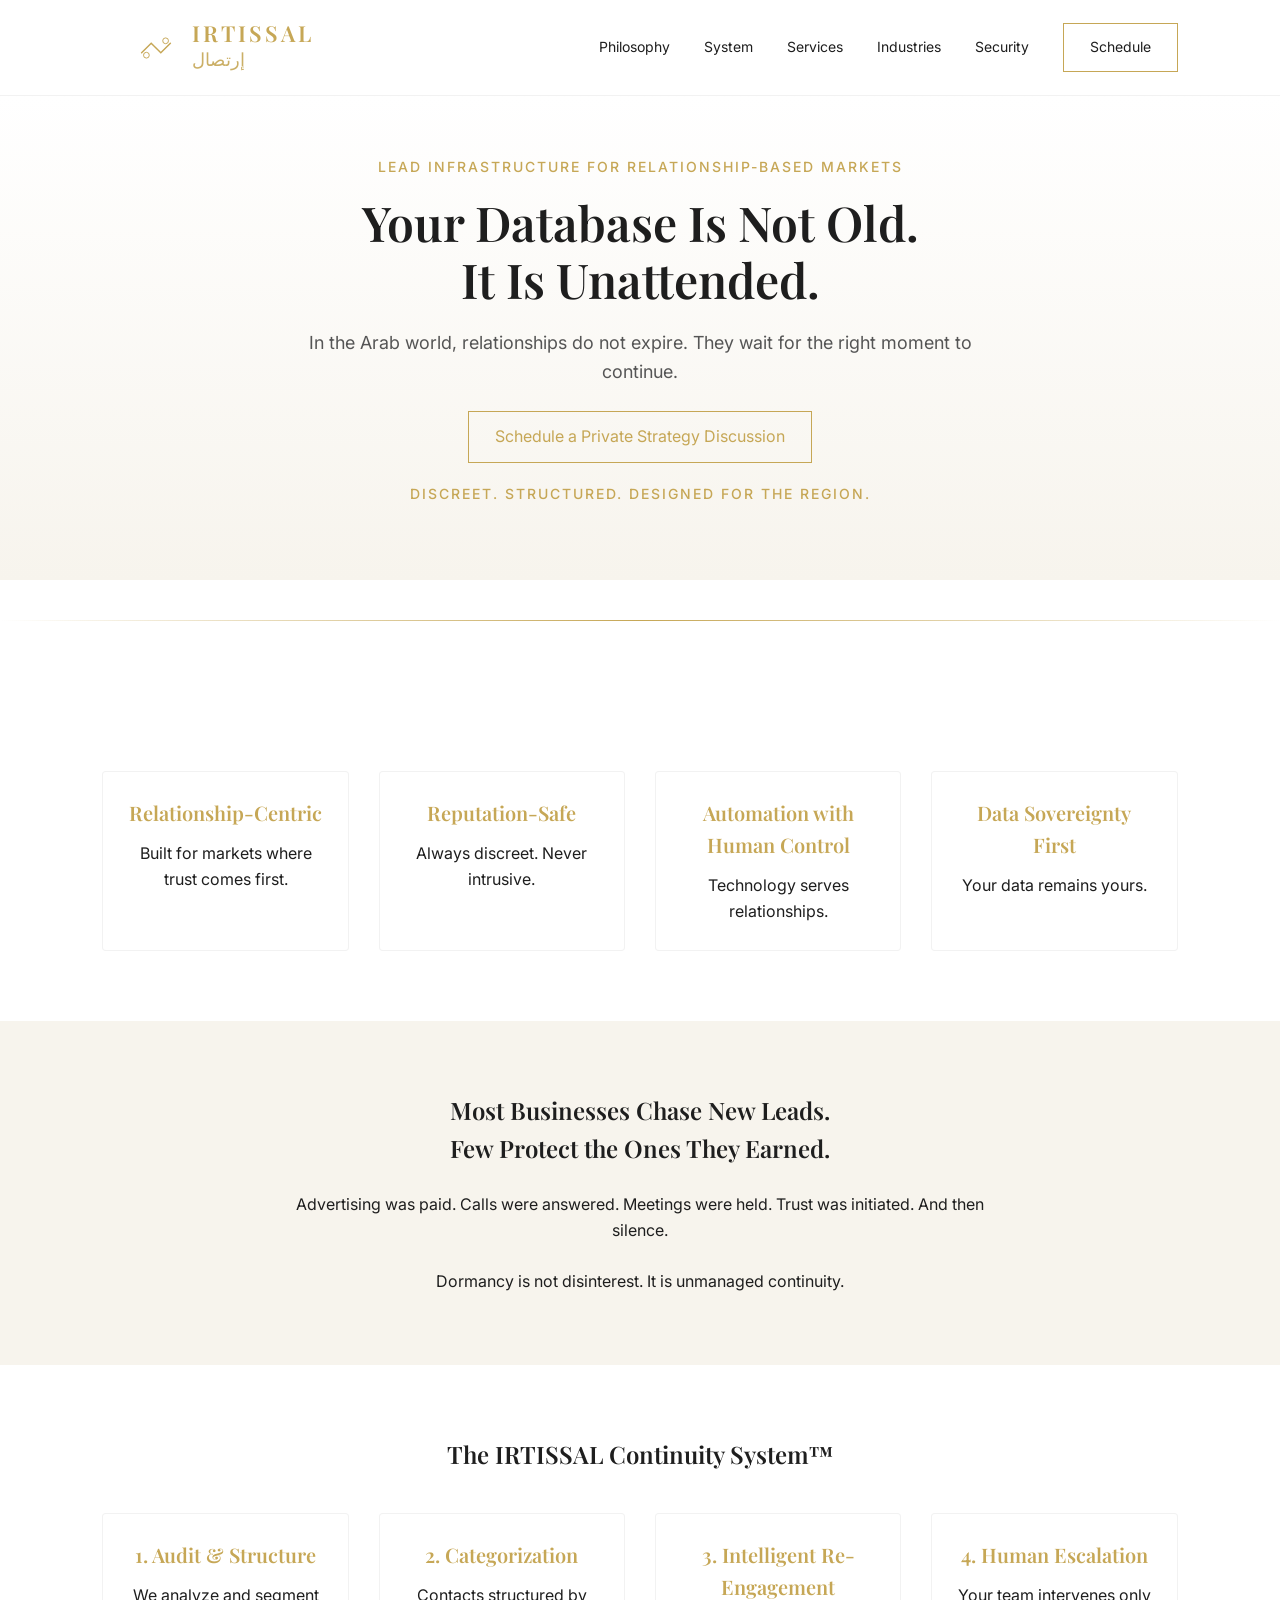
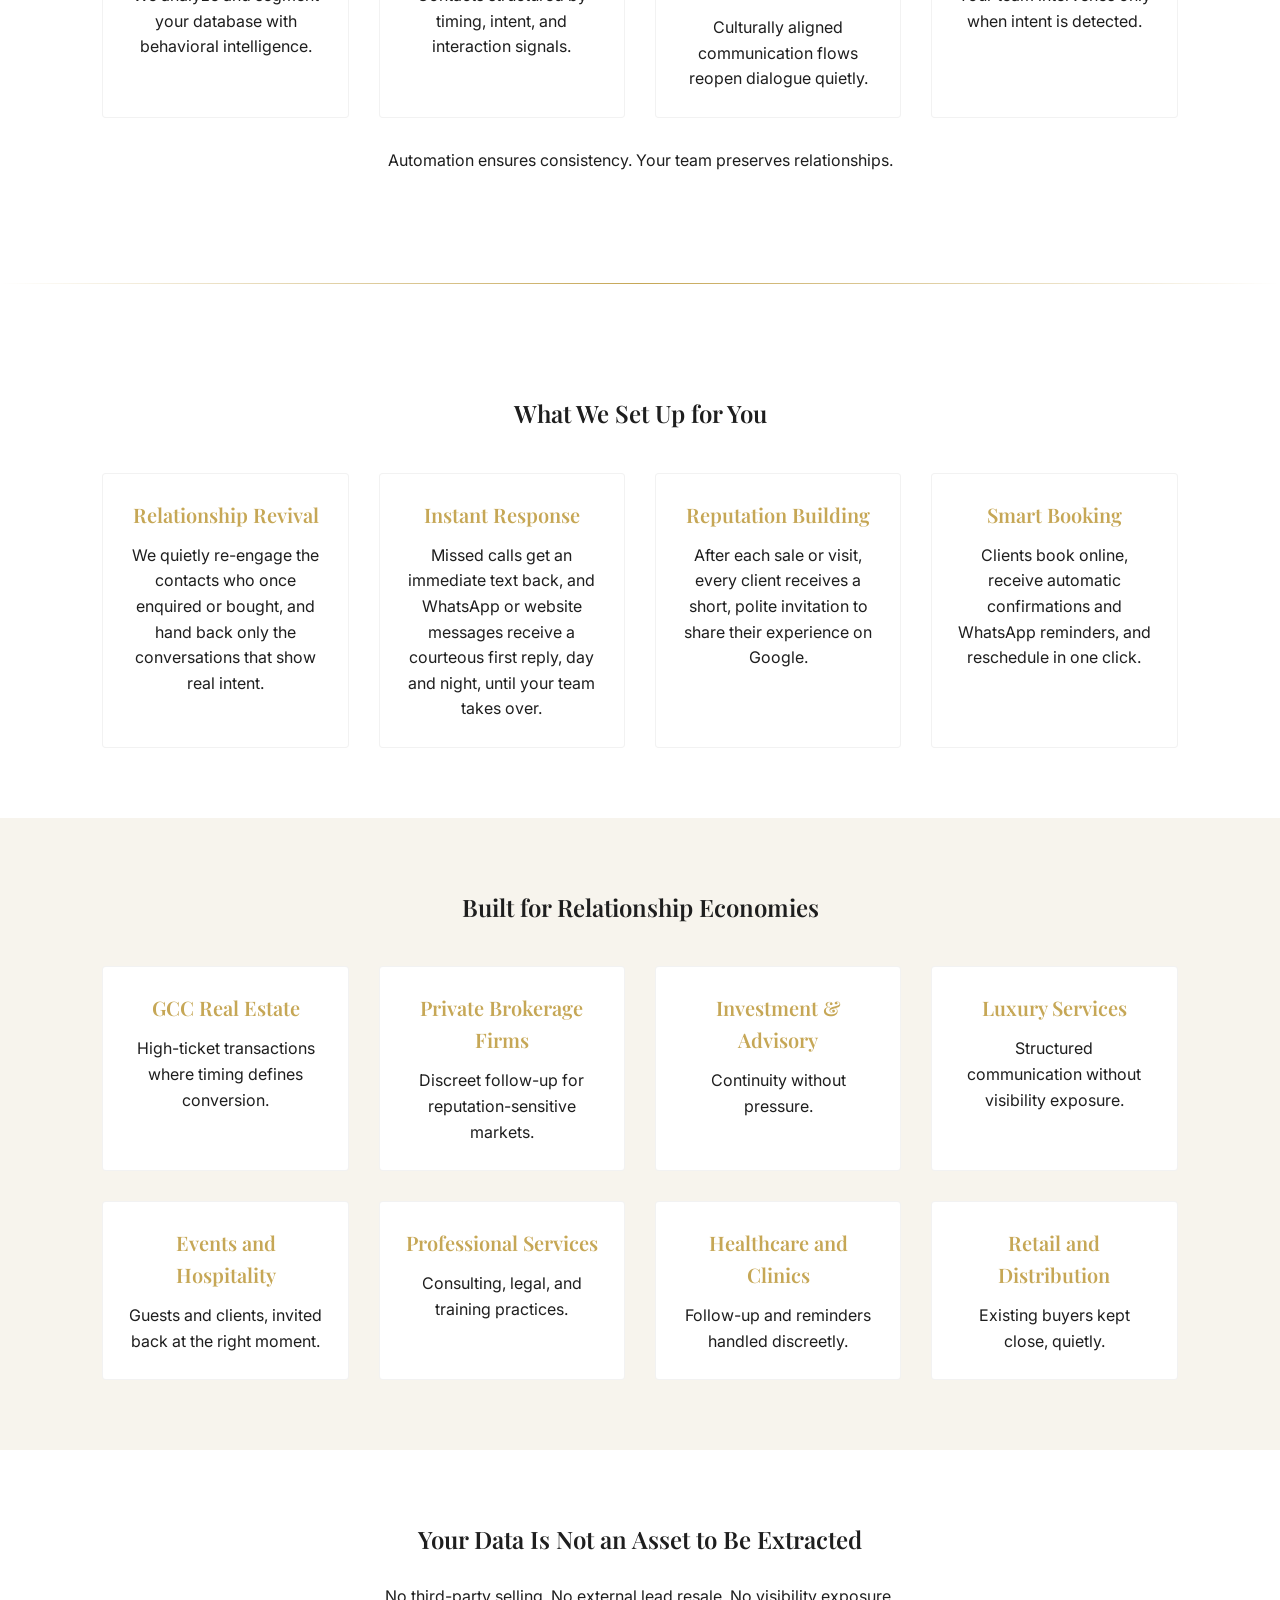
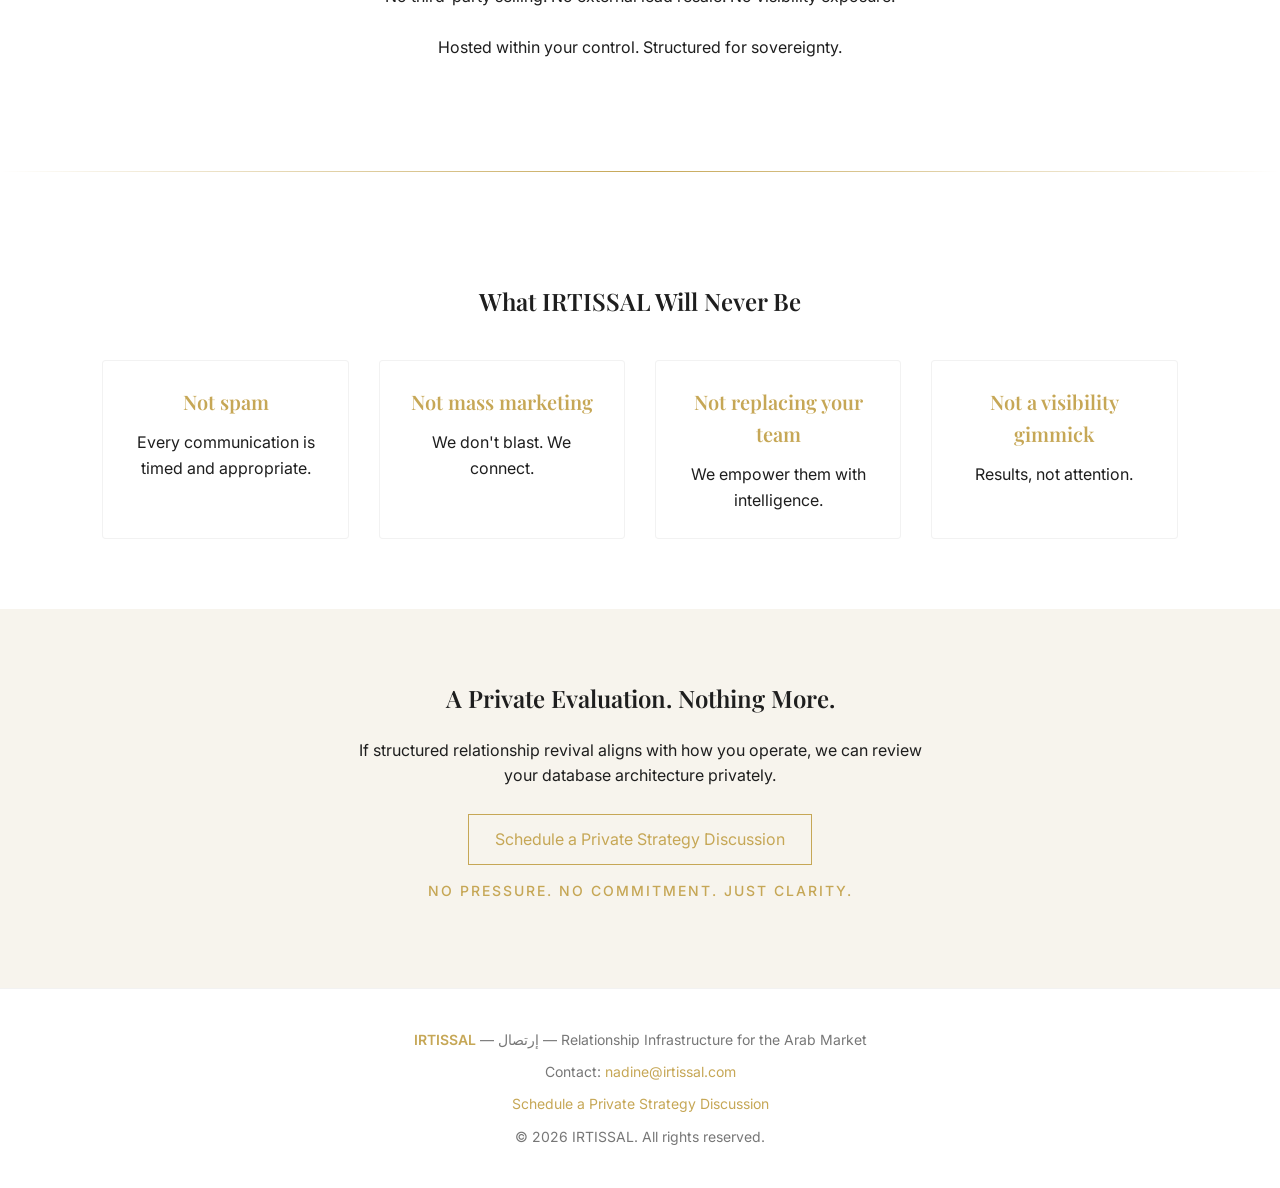
<file: index.html>
<!DOCTYPE html>
<html lang="en">
<head>
<meta charset="UTF-8">
<meta name="viewport" content="width=device-width, initial-scale=1.0">
<title>IRTISSAL | Relationship Infrastructure for the Arab Market</title>
<link href="https://fonts.googleapis.com/css2?family=Playfair+Display:wght@500;600&family=Inter:wght@300;400;500&display=swap" rel="stylesheet">
<style>

:root {
    --gold: #C6A756;
    --light-gold: #E8D8B0;
    --sand: #F7F4ED;
    --text: #1E1E1E;
}

* {
    margin: 0;
    padding: 0;
    box-sizing: border-box;
}

body {
    font-family: 'Inter', sans-serif;
    color: var(--text);
    background: #ffffff;
    line-height: 1.6;
}

h1, h2, h3 {
    font-family: 'Playfair Display', serif;
    font-weight: 600;
}

section {
    padding: 70px 8%;
}

.container {
    max-width: 1200px;
    margin: auto;
}

.nav {
    display: flex;
    justify-content: space-between;
    align-items: center;
    padding: 20px 8%;
    border-bottom: 1px solid rgba(0,0,0,0.05);
}

.nav a {
    text-decoration: none;
    color: var(--text);
    margin-left: 30px;
    font-size: 14px;
}

.nav a:hover {
    color: var(--gold);
}

.btn-primary {
    padding: 12px 26px;
    border: 1px solid var(--gold);
    color: var(--gold);
    text-decoration: none;
    transition: 0.3s;
    display: inline-block;
}

.btn-primary:hover {
    background: var(--gold);
    color: #fff;
}

.hero {
    text-align: center;
    padding-top: 60px;
    padding-bottom: 60px;
    background: linear-gradient(to bottom, #fff, var(--sand));
}

.hero h1 {
    font-size: 48px;
    margin-bottom: 20px;
    line-height: 1.2;
}

.hero p {
    font-size: 18px;
    max-width: 700px;
    margin: 0 auto 25px;
    color: #555;
}

.subtle {
    color: var(--gold);
    font-size: 14px;
    letter-spacing: 2px;
    margin-bottom: 15px;
    text-transform: uppercase;
    font-weight: 500;
}

.band {
    background: var(--sand);
}

.grid-4 {
    display: grid;
    grid-template-columns: repeat(auto-fit, minmax(220px, 1fr));
    gap: 30px;
    margin-top: 40px;
}

.card {
    padding: 25px;
    border: 1px solid rgba(0,0,0,0.05);
    border-radius: 4px;
    background: white;
}

.card h3 {
    margin-bottom: 12px;
    font-size: 20px;
    color: var(--gold);
}

.center {
    text-align: center;
}

.divider {
    height: 1px;
    background: linear-gradient(to right, transparent, var(--gold), transparent);
    margin: 40px 0;
}

footer {
    padding: 40px 8%;
    text-align: center;
    border-top: 1px solid rgba(0,0,0,0.05);
    font-size: 14px;
    color: #777;
}

@media (max-width: 768px) {
    .nav {
        flex-direction: column;
        gap: 15px;
    }
    
    .nav a {
        margin: 0 10px;
    }
    
    .hero h1 {
        font-size: 36px;
    }
    
    section {
        padding: 50px 5%;
    }
}

@media (max-width: 480px) {
    .nav {
        padding: 18px 5%;
        text-align: center;
    }

    .nav a {
        margin: 0 8px;
        font-size: 13px;
    }

    .hero h1 {
        font-size: 28px;
    }

    .hero p {
        font-size: 16px;
    }

    section {
        padding: 40px 5%;
    }

    .grid-4 {
        gap: 20px;
    }

    .card {
        padding: 20px;
    }
}

</style>
</head>

<body>

<!-- NAVIGATION WITH NEW LOGO (ABSTRACT BRIDGE + ARABIC) -->
<div class="nav">
    <div class="logo">
        <a href="#" style="text-decoration:none; display:flex; align-items:center; gap:12px;">
            <svg width="48" height="48" viewBox="0 0 100 100">
                <path d="M20 60 L40 40 L60 60 L80 40" 
                      stroke="var(--gold)" 
                      stroke-width="3" 
                      fill="none" 
                      stroke-linecap="round"/>
                
                <circle cx="30" cy="65" 
                        r="6" 
                        stroke="var(--gold)" 
                        stroke-width="2" 
                        fill="none"/>
                
                <circle cx="70" cy="35" 
                        r="6" 
                        stroke="var(--gold)" 
                        stroke-width="2" 
                        fill="none"/>
            </svg>

            <div style="display:flex; flex-direction:column; align-items:flex-start;">
                <span style="font-family:'Playfair Display', serif; 
                             font-weight:600; 
                             letter-spacing:3px; 
                             font-size:22px; 
                             color:var(--gold); 
                             line-height:1.2;">
                    IRTISSAL
                </span>

                <span style="font-family:'Arial', sans-serif; 
                             font-weight:400; 
                             font-size:18px; 
                             color:var(--gold); 
                             opacity:0.9;">
                    إرتصال
                </span>
            </div>
        </a>
    </div>
    <div>
        <a href="#philosophy">Philosophy</a>
        <a href="#system">System</a>
        <a href="#services">Services</a>
        <a href="#industries">Industries</a>
        <a href="#security">Security</a>
        <a href="https://calendly.com/irtissal/new-meeting" target="_blank" rel="noopener noreferrer" class="btn-primary">
            Schedule
        </a>
    </div>
</div>

<!-- HERO -->
<section class="hero">
    <div class="container">
        <div class="subtle">Lead Infrastructure for Relationship-Based Markets</div>
        <h1>Your Database Is Not Old.<br>It Is Unattended.</h1>
        <p>
            In the Arab world, relationships do not expire.  
            They wait for the right moment to continue.
        </p>
        <a href="https://calendly.com/irtissal/new-meeting" target="_blank" rel="noopener noreferrer" class="btn-primary">
            Schedule a Private Strategy Discussion
        </a>
        <div class="subtle" style="margin-top:20px;">Discreet. Structured. Designed for the Region.</div>
    </div>
</section>

<div class="divider"></div>

<!-- AUTHORITY STRIP (FOUR PILLARS) -->
<section id="philosophy" class="center">
    <div class="container grid-4">
        <div class="card">
            <h3>Relationship-Centric</h3>
            <p>Built for markets where trust comes first.</p>
        </div>
        <div class="card">
            <h3>Reputation-Safe</h3>
            <p>Always discreet. Never intrusive.</p>
        </div>
        <div class="card">
            <h3>Automation with Human Control</h3>
            <p>Technology serves relationships.</p>
        </div>
        <div class="card">
            <h3>Data Sovereignty First</h3>
            <p>Your data remains yours.</p>
        </div>
    </div>
</section>

<!-- PROBLEM -->
<section class="band">
    <div class="container center">
        <h2>Most Businesses Chase New Leads.<br>Few Protect the Ones They Earned.</h2>
        <p style="margin-top:25px; max-width:700px; margin-left:auto; margin-right:auto;">
            Advertising was paid. Calls were answered. Meetings were held.  
            Trust was initiated. And then silence.
            <br><br>
            Dormancy is not disinterest. It is unmanaged continuity.
        </p>
    </div>
</section>

<!-- SYSTEM -->
<section id="system">
    <div class="container center">
        <h2>The IRTISSAL Continuity System™</h2>
        <div class="grid-4">
            <div class="card">
                <h3>1. Audit & Structure</h3>
                <p>We analyze and segment your database with behavioral intelligence.</p>
            </div>
            <div class="card">
                <h3>2. Categorization</h3>
                <p>Contacts structured by timing, intent, and interaction signals.</p>
            </div>
            <div class="card">
                <h3>3. Intelligent Re-Engagement</h3>
                <p>Culturally aligned communication flows reopen dialogue quietly.</p>
            </div>
            <div class="card">
                <h3>4. Human Escalation</h3>
                <p>Your team intervenes only when intent is detected.</p>
            </div>
        </div>
        <p style="margin-top:30px;">Automation ensures consistency. Your team preserves relationships.</p>
    </div>
</section>

<div class="divider"></div>

<!-- SERVICES -->
<section id="services">
    <div class="container center">
        <h2>What We Set Up for You</h2>
        <div class="grid-4">
            <div class="card">
                <h3>Relationship Revival</h3>
                <p>We quietly re-engage the contacts who once enquired or bought, and hand back only the conversations that show real intent.</p>
            </div>
            <div class="card">
                <h3>Instant Response</h3>
                <p>Missed calls get an immediate text back, and WhatsApp or website messages receive a courteous first reply, day and night, until your team takes over.</p>
            </div>
            <div class="card">
                <h3>Reputation Building</h3>
                <p>After each sale or visit, every client receives a short, polite invitation to share their experience on Google.</p>
            </div>
            <div class="card">
                <h3>Smart Booking</h3>
                <p>Clients book online, receive automatic confirmations and WhatsApp reminders, and reschedule in one click.</p>
            </div>
        </div>
    </div>
</section>

<!-- INDUSTRIES -->
<section id="industries" class="band">
    <div class="container center">
        <h2>Built for Relationship Economies</h2>
        <div class="grid-4">
            <div class="card">
                <h3>GCC Real Estate</h3>
                <p>High-ticket transactions where timing defines conversion.</p>
            </div>
            <div class="card">
                <h3>Private Brokerage Firms</h3>
                <p>Discreet follow-up for reputation-sensitive markets.</p>
            </div>
            <div class="card">
                <h3>Investment & Advisory</h3>
                <p>Continuity without pressure.</p>
            </div>
            <div class="card">
                <h3>Luxury Services</h3>
                <p>Structured communication without visibility exposure.</p>
            </div>
            <div class="card">
                <h3>Events and Hospitality</h3>
                <p>Guests and clients, invited back at the right moment.</p>
            </div>
            <div class="card">
                <h3>Professional Services</h3>
                <p>Consulting, legal, and training practices.</p>
            </div>
            <div class="card">
                <h3>Healthcare and Clinics</h3>
                <p>Follow-up and reminders handled discreetly.</p>
            </div>
            <div class="card">
                <h3>Retail and Distribution</h3>
                <p>Existing buyers kept close, quietly.</p>
            </div>
        </div>
    </div>
</section>

<!-- SECURITY -->
<section id="security">
    <div class="container center">
        <h2>Your Data Is Not an Asset to Be Extracted</h2>
        <p style="margin-top:25px; max-width:700px; margin-left:auto; margin-right:auto;">
            No third-party selling. No external lead resale. No visibility exposure.
            <br><br>
            Hosted within your control. Structured for sovereignty.
        </p>
    </div>
</section>

<div class="divider"></div>

<!-- WHAT THIS IS NOT -->
<section class="center">
    <div class="container">
        <h2>What IRTISSAL Will Never Be</h2>
        <div class="grid-4" style="margin-top:40px;">
            <div class="card">
                <h3>Not spam</h3>
                <p>Every communication is timed and appropriate.</p>
            </div>
            <div class="card">
                <h3>Not mass marketing</h3>
                <p>We don't blast. We connect.</p>
            </div>
            <div class="card">
                <h3>Not replacing your team</h3>
                <p>We empower them with intelligence.</p>
            </div>
            <div class="card">
                <h3>Not a visibility gimmick</h3>
                <p>Results, not attention.</p>
            </div>
        </div>
    </div>
</section>

<!-- FINAL CTA -->
<section id="contact" class="band center">
    <div class="container">
        <h2>A Private Evaluation. Nothing More.</h2>
        <p style="margin-top:20px; max-width:600px; margin-left:auto; margin-right:auto;">
            If structured relationship revival aligns with how you operate,  
            we can review your database architecture privately.
        </p>
        <a href="https://calendly.com/irtissal/new-meeting" target="_blank" rel="noopener noreferrer" class="btn-primary" style="margin-top:25px; display:inline-block;">
            Schedule a Private Strategy Discussion
        </a>
        <div class="subtle" style="margin-top:15px;">No pressure. No commitment. Just clarity.</div>
    </div>
</section>

<footer>
    <div style="margin-bottom:10px;">
        <span style="color:var(--gold); font-weight:600;">IRTISSAL</span> — إرتصال — Relationship Infrastructure for the Arab Market
    </div>
    <div style="margin-bottom:10px;">
        Contact: <a href="mailto:nadine@irtissal.com" style="color:var(--gold); text-decoration:none;">nadine@irtissal.com</a>
    </div>
    <div style="margin-bottom:10px;">
        <a href="https://calendly.com/irtissal/new-meeting" target="_blank" rel="noopener noreferrer" style="color:var(--gold); text-decoration:none;">Schedule a Private Strategy Discussion</a>
    </div>
    <div>© 2026 IRTISSAL. All rights reserved.</div>
</footer>

</body>
</html>
</file>
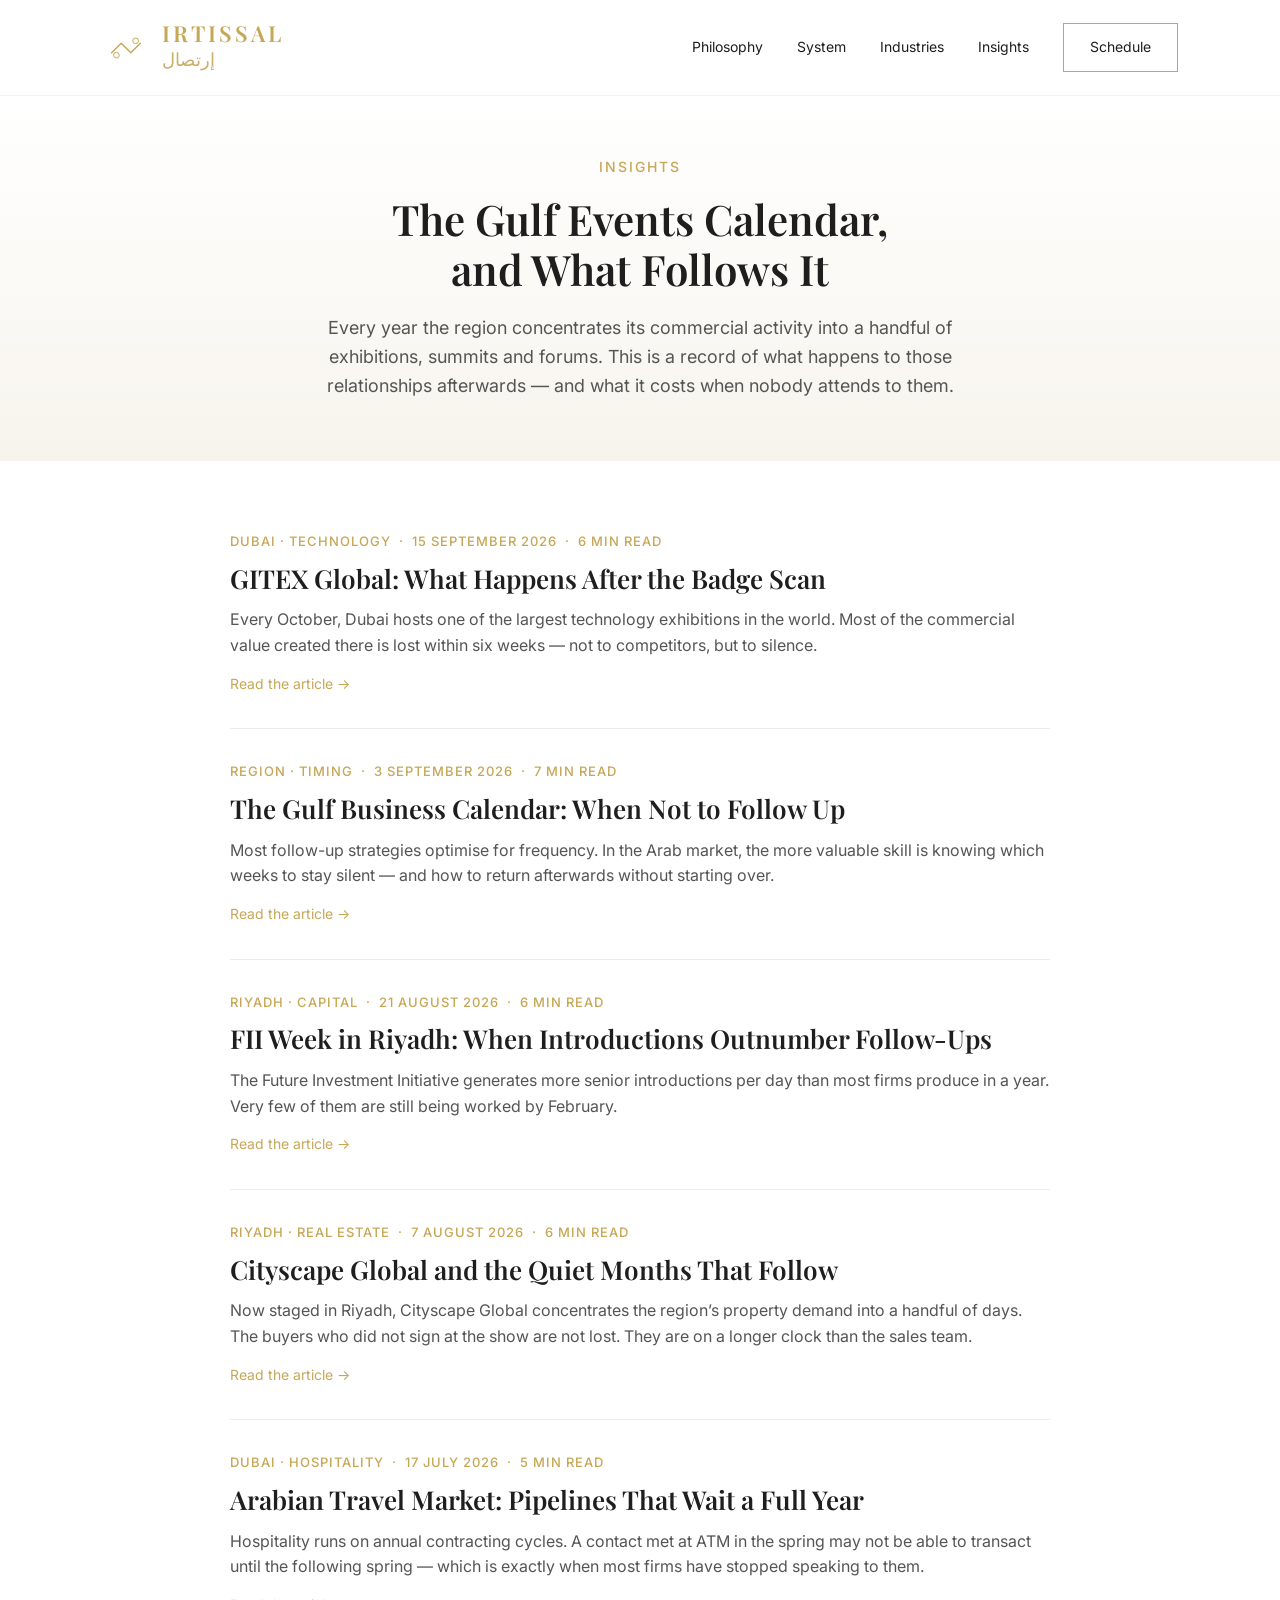
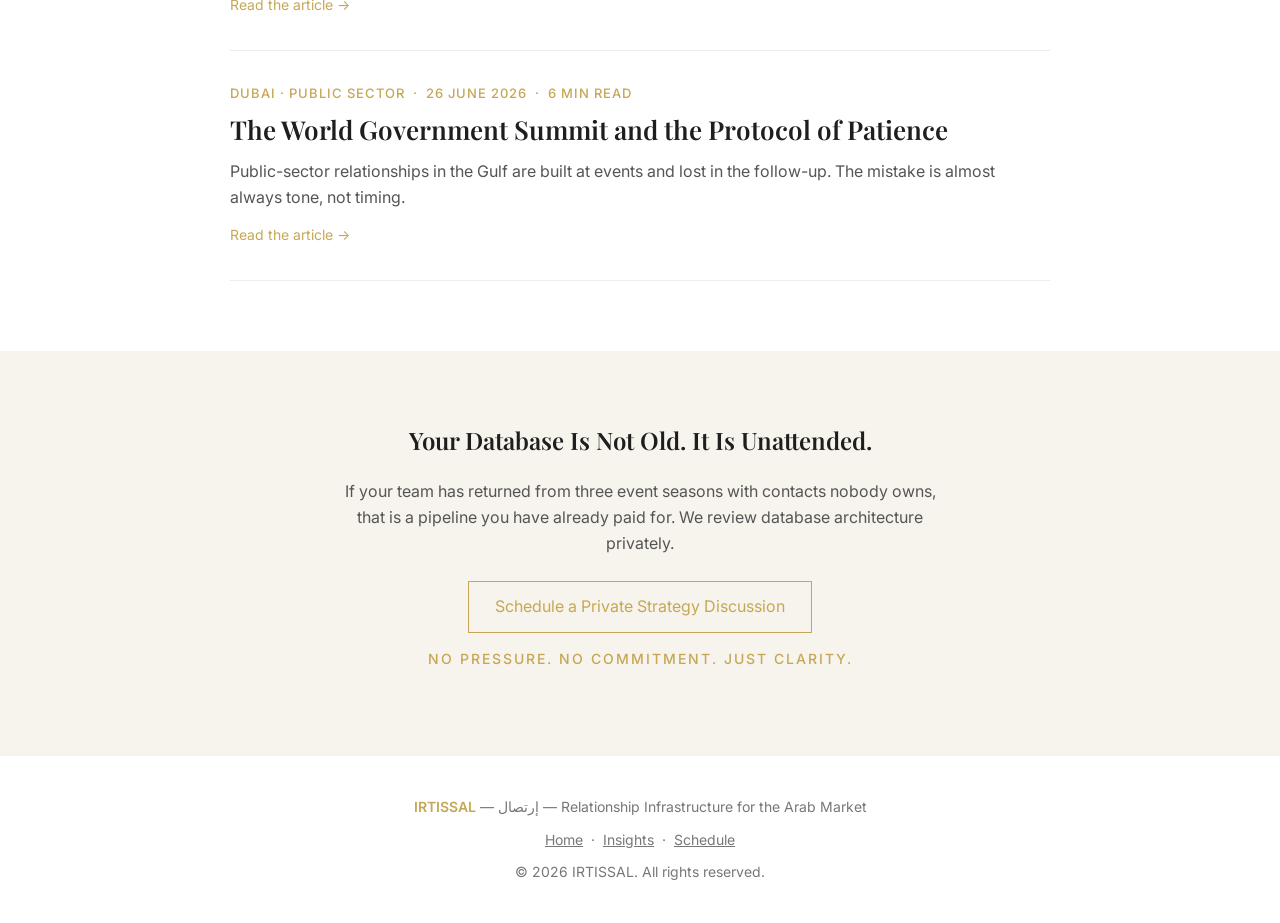
<file: blog/index.html>
<!DOCTYPE html>
<html lang="en">
<head>
<meta charset="UTF-8">
<meta name="viewport" content="width=device-width, initial-scale=1.0">
<title>IRTISSAL | Insights — GCC Business Events & Relationship Continuity</title>
<meta name="description" content="Coverage of the Gulf business events calendar — GITEX Global, Cityscape Global, FII, Arabian Travel Market, the World Government Summit — and what happens to the relationships formed there.">
<link href="https://fonts.googleapis.com/css2?family=Playfair+Display:wght@500;600&family=Inter:wght@300;400;500&display=swap" rel="stylesheet">
<link rel="stylesheet" href="blog.css">
</head>

<body>

<div class="nav">
    <div class="logo">
        <a href="../index.html" style="text-decoration:none; display:flex; align-items:center; gap:12px;">
            <svg width="48" height="48" viewBox="0 0 100 100">
                <path d="M20 60 L40 40 L60 60 L80 40" stroke="var(--gold)" stroke-width="3" fill="none" stroke-linecap="round"/>
                <circle cx="30" cy="65" r="6" stroke="var(--gold)" stroke-width="2" fill="none"/>
                <circle cx="70" cy="35" r="6" stroke="var(--gold)" stroke-width="2" fill="none"/>
            </svg>
            <div style="display:flex; flex-direction:column; align-items:flex-start;">
                <span style="font-family:'Playfair Display', serif; font-weight:600; letter-spacing:3px; font-size:22px; color:var(--gold); line-height:1.2;">IRTISSAL</span>
                <span style="font-family:'Arial', sans-serif; font-weight:400; font-size:18px; color:var(--gold); opacity:0.9;">إرتصال</span>
            </div>
        </a>
    </div>
    <div>
        <a href="../index.html#philosophy">Philosophy</a>
        <a href="../index.html#system">System</a>
        <a href="../index.html#industries">Industries</a>
        <a href="index.html">Insights</a>
        <a href="https://calendly.com/irtissal/new-meeting" target="_blank" rel="noopener noreferrer" class="btn-primary">Schedule</a>
    </div>
</div>

<section class="blog-hero">
    <div class="container">
        <div class="subtle">Insights</div>
        <h1>The Gulf Events Calendar,<br>and What Follows It</h1>
        <p>Every year the region concentrates its commercial activity into a handful of exhibitions, summits and forums. This is a record of what happens to those relationships afterwards — and what it costs when nobody attends to them.</p>
    </div>
</section>

<section>
    <div class="post-list">
        <a class="post-item" href="gitex-global-after-the-badge-scan.html">
            <div class="post-meta">Dubai · Technology &nbsp;·&nbsp; <time datetime="2026-09-15">15 September 2026</time> &nbsp;·&nbsp; 6 min read</div>
            <h2>GITEX Global: What Happens After the Badge Scan</h2>
            <p>Every October, Dubai hosts one of the largest technology exhibitions in the world. Most of the commercial value created there is lost within six weeks — not to competitors, but to silence.</p>
            <span class="post-read">Read the article &rarr;</span>
        </a>
        <a class="post-item" href="gulf-business-calendar-when-not-to-follow-up.html">
            <div class="post-meta">Region · Timing &nbsp;·&nbsp; <time datetime="2026-09-03">3 September 2026</time> &nbsp;·&nbsp; 7 min read</div>
            <h2>The Gulf Business Calendar: When Not to Follow Up</h2>
            <p>Most follow-up strategies optimise for frequency. In the Arab market, the more valuable skill is knowing which weeks to stay silent — and how to return afterwards without starting over.</p>
            <span class="post-read">Read the article &rarr;</span>
        </a>
        <a class="post-item" href="fii-riyadh-introductions-and-follow-ups.html">
            <div class="post-meta">Riyadh · Capital &nbsp;·&nbsp; <time datetime="2026-08-21">21 August 2026</time> &nbsp;·&nbsp; 6 min read</div>
            <h2>FII Week in Riyadh: When Introductions Outnumber Follow-Ups</h2>
            <p>The Future Investment Initiative generates more senior introductions per day than most firms produce in a year. Very few of them are still being worked by February.</p>
            <span class="post-read">Read the article &rarr;</span>
        </a>
        <a class="post-item" href="cityscape-global-riyadh-quiet-months.html">
            <div class="post-meta">Riyadh · Real Estate &nbsp;·&nbsp; <time datetime="2026-08-07">7 August 2026</time> &nbsp;·&nbsp; 6 min read</div>
            <h2>Cityscape Global and the Quiet Months That Follow</h2>
            <p>Now staged in Riyadh, Cityscape Global concentrates the region’s property demand into a handful of days. The buyers who did not sign at the show are not lost. They are on a longer clock than the sales team.</p>
            <span class="post-read">Read the article &rarr;</span>
        </a>
        <a class="post-item" href="arabian-travel-market-year-long-pipeline.html">
            <div class="post-meta">Dubai · Hospitality &nbsp;·&nbsp; <time datetime="2026-07-17">17 July 2026</time> &nbsp;·&nbsp; 5 min read</div>
            <h2>Arabian Travel Market: Pipelines That Wait a Full Year</h2>
            <p>Hospitality runs on annual contracting cycles. A contact met at ATM in the spring may not be able to transact until the following spring — which is exactly when most firms have stopped speaking to them.</p>
            <span class="post-read">Read the article &rarr;</span>
        </a>
        <a class="post-item" href="world-government-summit-protocol-of-patience.html">
            <div class="post-meta">Dubai · Public Sector &nbsp;·&nbsp; <time datetime="2026-06-26">26 June 2026</time> &nbsp;·&nbsp; 6 min read</div>
            <h2>The World Government Summit and the Protocol of Patience</h2>
            <p>Public-sector relationships in the Gulf are built at events and lost in the follow-up. The mistake is almost always tone, not timing.</p>
            <span class="post-read">Read the article &rarr;</span>
        </a>
    </div>
</section>

<section class="band center">
    <div class="container">
        <h2>Your Database Is Not Old. It Is Unattended.</h2>
        <p style="margin-top:20px; max-width:620px; margin-left:auto; margin-right:auto; color:#555;">
            If your team has returned from three event seasons with contacts nobody owns, that is a pipeline you have already paid for. We review database architecture privately.
        </p>
        <a href="https://calendly.com/irtissal/new-meeting" target="_blank" rel="noopener noreferrer" class="btn-primary" style="margin-top:25px;">Schedule a Private Strategy Discussion</a>
        <div class="subtle" style="margin-top:15px;">No pressure. No commitment. Just clarity.</div>
    </div>
</section>

<footer>
    <div style="margin-bottom:10px;">
        <span style="color:var(--gold); font-weight:600;">IRTISSAL</span> — إرتصال — Relationship Infrastructure for the Arab Market
    </div>
    <div style="margin-bottom:10px;">
        <a href="../index.html">Home</a> &nbsp;·&nbsp; <a href="index.html">Insights</a> &nbsp;·&nbsp; <a href="https://calendly.com/irtissal/new-meeting" target="_blank" rel="noopener noreferrer">Schedule</a>
    </div>
    <div>© 2026 IRTISSAL. All rights reserved.</div>
</footer>

</body>
</html>
</file>
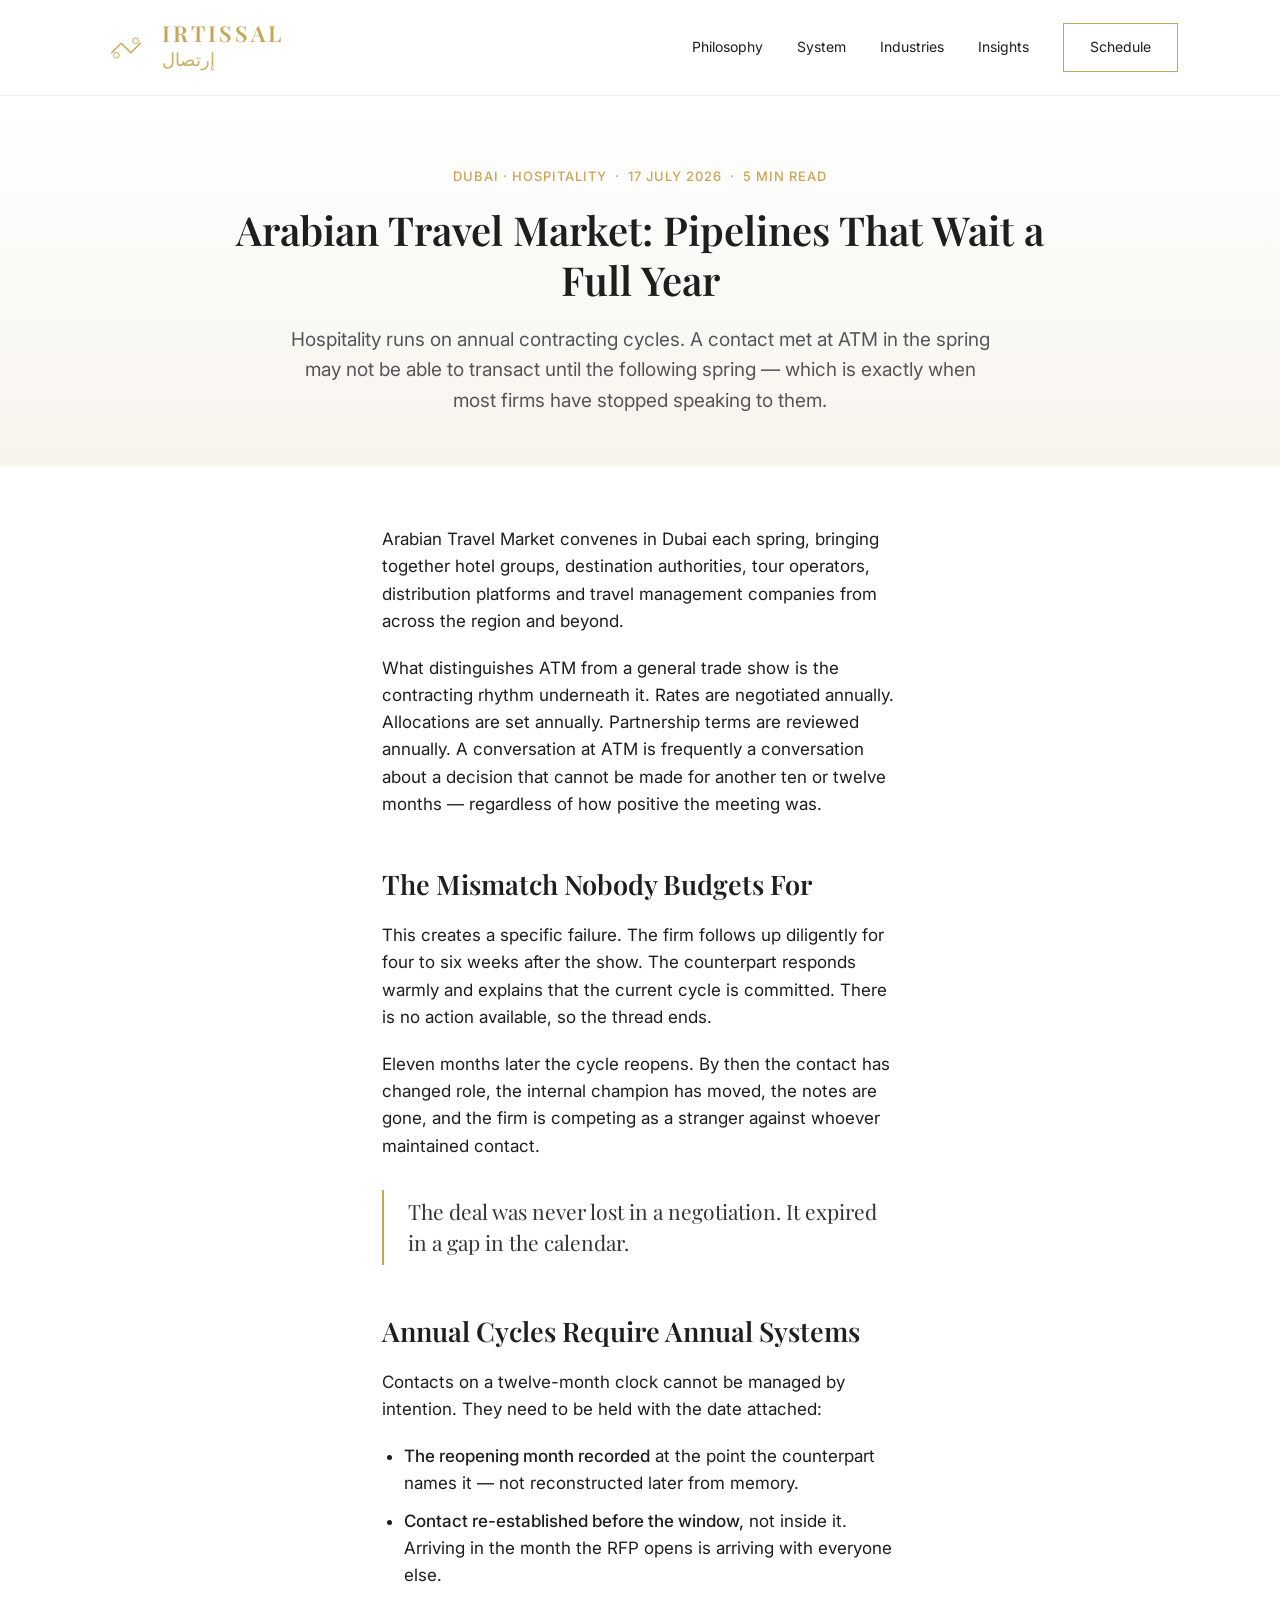
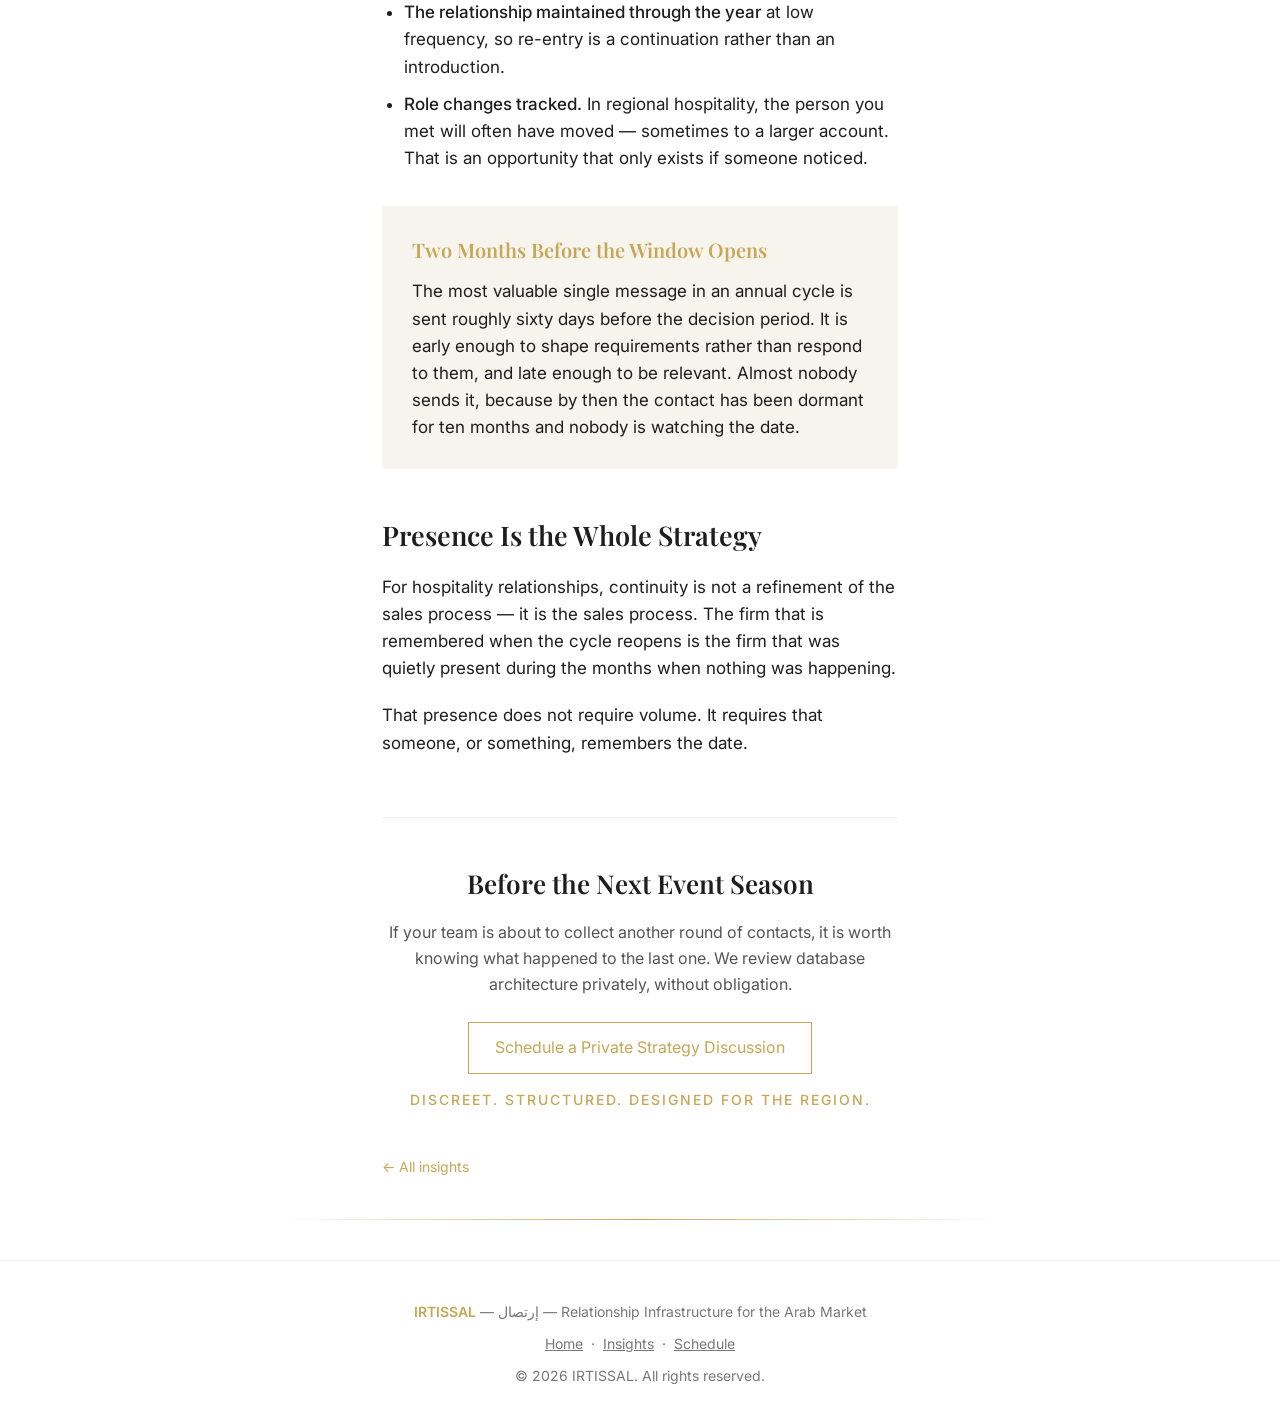
<file: blog/arabian-travel-market-year-long-pipeline.html>
<!DOCTYPE html>
<html lang="en">
<head>
<meta charset="UTF-8">
<meta name="viewport" content="width=device-width, initial-scale=1.0">
<title>IRTISSAL | Arabian Travel Market: Pipelines That Wait a Full Year</title>
<meta name="description" content="Hospitality runs on annual contracting cycles. A contact met at ATM in the spring may not be able to transact until the following spring — which is exactly when most firms have stopped speaking to them.">
<link href="https://fonts.googleapis.com/css2?family=Playfair+Display:wght@500;600&family=Inter:wght@300;400;500&display=swap" rel="stylesheet">
<link rel="stylesheet" href="blog.css">
</head>

<body>

<div class="nav">
    <div class="logo">
        <a href="../index.html" style="text-decoration:none; display:flex; align-items:center; gap:12px;">
            <svg width="48" height="48" viewBox="0 0 100 100">
                <path d="M20 60 L40 40 L60 60 L80 40" stroke="var(--gold)" stroke-width="3" fill="none" stroke-linecap="round"/>
                <circle cx="30" cy="65" r="6" stroke="var(--gold)" stroke-width="2" fill="none"/>
                <circle cx="70" cy="35" r="6" stroke="var(--gold)" stroke-width="2" fill="none"/>
            </svg>
            <div style="display:flex; flex-direction:column; align-items:flex-start;">
                <span style="font-family:'Playfair Display', serif; font-weight:600; letter-spacing:3px; font-size:22px; color:var(--gold); line-height:1.2;">IRTISSAL</span>
                <span style="font-family:'Arial', sans-serif; font-weight:400; font-size:18px; color:var(--gold); opacity:0.9;">إرتصال</span>
            </div>
        </a>
    </div>
    <div>
        <a href="../index.html#philosophy">Philosophy</a>
        <a href="../index.html#system">System</a>
        <a href="../index.html#industries">Industries</a>
        <a href="index.html">Insights</a>
        <a href="https://calendly.com/irtissal/new-meeting" target="_blank" rel="noopener noreferrer" class="btn-primary">Schedule</a>
    </div>
</div>

<header class="article-head">
    <div class="post-meta">Dubai · Hospitality &nbsp;·&nbsp; <time datetime="2026-07-17">17 July 2026</time> &nbsp;·&nbsp; 5 min read</div>
    <h1>Arabian Travel Market: Pipelines That Wait a Full Year</h1>
    <p class="standfirst">Hospitality runs on annual contracting cycles. A contact met at ATM in the spring may not be able to transact until the following spring — which is exactly when most firms have stopped speaking to them.</p>
</header>

<article>
<p>Arabian Travel Market convenes in Dubai each spring, bringing together hotel groups, destination authorities, tour operators, distribution platforms and travel management companies from across the region and beyond.</p>

<p>What distinguishes ATM from a general trade show is the contracting rhythm underneath it. Rates are negotiated annually. Allocations are set annually. Partnership terms are reviewed annually. A conversation at ATM is frequently a conversation about a decision that cannot be made for another ten or twelve months — regardless of how positive the meeting was.</p>

<h2>The Mismatch Nobody Budgets For</h2>

<p>This creates a specific failure. The firm follows up diligently for four to six weeks after the show. The counterpart responds warmly and explains that the current cycle is committed. There is no action available, so the thread ends.</p>

<p>Eleven months later the cycle reopens. By then the contact has changed role, the internal champion has moved, the notes are gone, and the firm is competing as a stranger against whoever maintained contact.</p>

<blockquote>The deal was never lost in a negotiation. It expired in a gap in the calendar.</blockquote>

<h2>Annual Cycles Require Annual Systems</h2>

<p>Contacts on a twelve-month clock cannot be managed by intention. They need to be held with the date attached:</p>

<ul>
    <li><strong>The reopening month recorded</strong> at the point the counterpart names it — not reconstructed later from memory.</li>
    <li><strong>Contact re-established before the window,</strong> not inside it. Arriving in the month the RFP opens is arriving with everyone else.</li>
    <li><strong>The relationship maintained through the year</strong> at low frequency, so re-entry is a continuation rather than an introduction.</li>
    <li><strong>Role changes tracked.</strong> In regional hospitality, the person you met will often have moved — sometimes to a larger account. That is an opportunity that only exists if someone noticed.</li>
</ul>

<div class="pull-card">
    <h3>Two Months Before the Window Opens</h3>
    <p>The most valuable single message in an annual cycle is sent roughly sixty days before the decision period. It is early enough to shape requirements rather than respond to them, and late enough to be relevant. Almost nobody sends it, because by then the contact has been dormant for ten months and nobody is watching the date.</p>
</div>

<h2>Presence Is the Whole Strategy</h2>

<p>For hospitality relationships, continuity is not a refinement of the sales process — it is the sales process. The firm that is remembered when the cycle reopens is the firm that was quietly present during the months when nothing was happening.</p>

<p>That presence does not require volume. It requires that someone, or something, remembers the date.</p>
</article>

<div class="article-cta">
    <div class="inner">
        <h2>Before the Next Event Season</h2>
        <p>If your team is about to collect another round of contacts, it is worth knowing what happened to the last one. We review database architecture privately, without obligation.</p>
        <a href="https://calendly.com/irtissal/new-meeting" target="_blank" rel="noopener noreferrer" class="btn-primary">Schedule a Private Strategy Discussion</a>
        <div class="subtle" style="margin-top:15px;">Discreet. Structured. Designed for the Region.</div>
    </div>
</div>

<a class="back-link" href="index.html">&larr; All insights</a>

<div class="divider" style="max-width:720px; margin-left:auto; margin-right:auto;"></div>

<footer>
    <div style="margin-bottom:10px;">
        <span style="color:var(--gold); font-weight:600;">IRTISSAL</span> — إرتصال — Relationship Infrastructure for the Arab Market
    </div>
    <div style="margin-bottom:10px;">
        <a href="../index.html">Home</a> &nbsp;·&nbsp; <a href="index.html">Insights</a> &nbsp;·&nbsp; <a href="https://calendly.com/irtissal/new-meeting" target="_blank" rel="noopener noreferrer">Schedule</a>
    </div>
    <div>© 2026 IRTISSAL. All rights reserved.</div>
</footer>

</body>
</html>
</file>
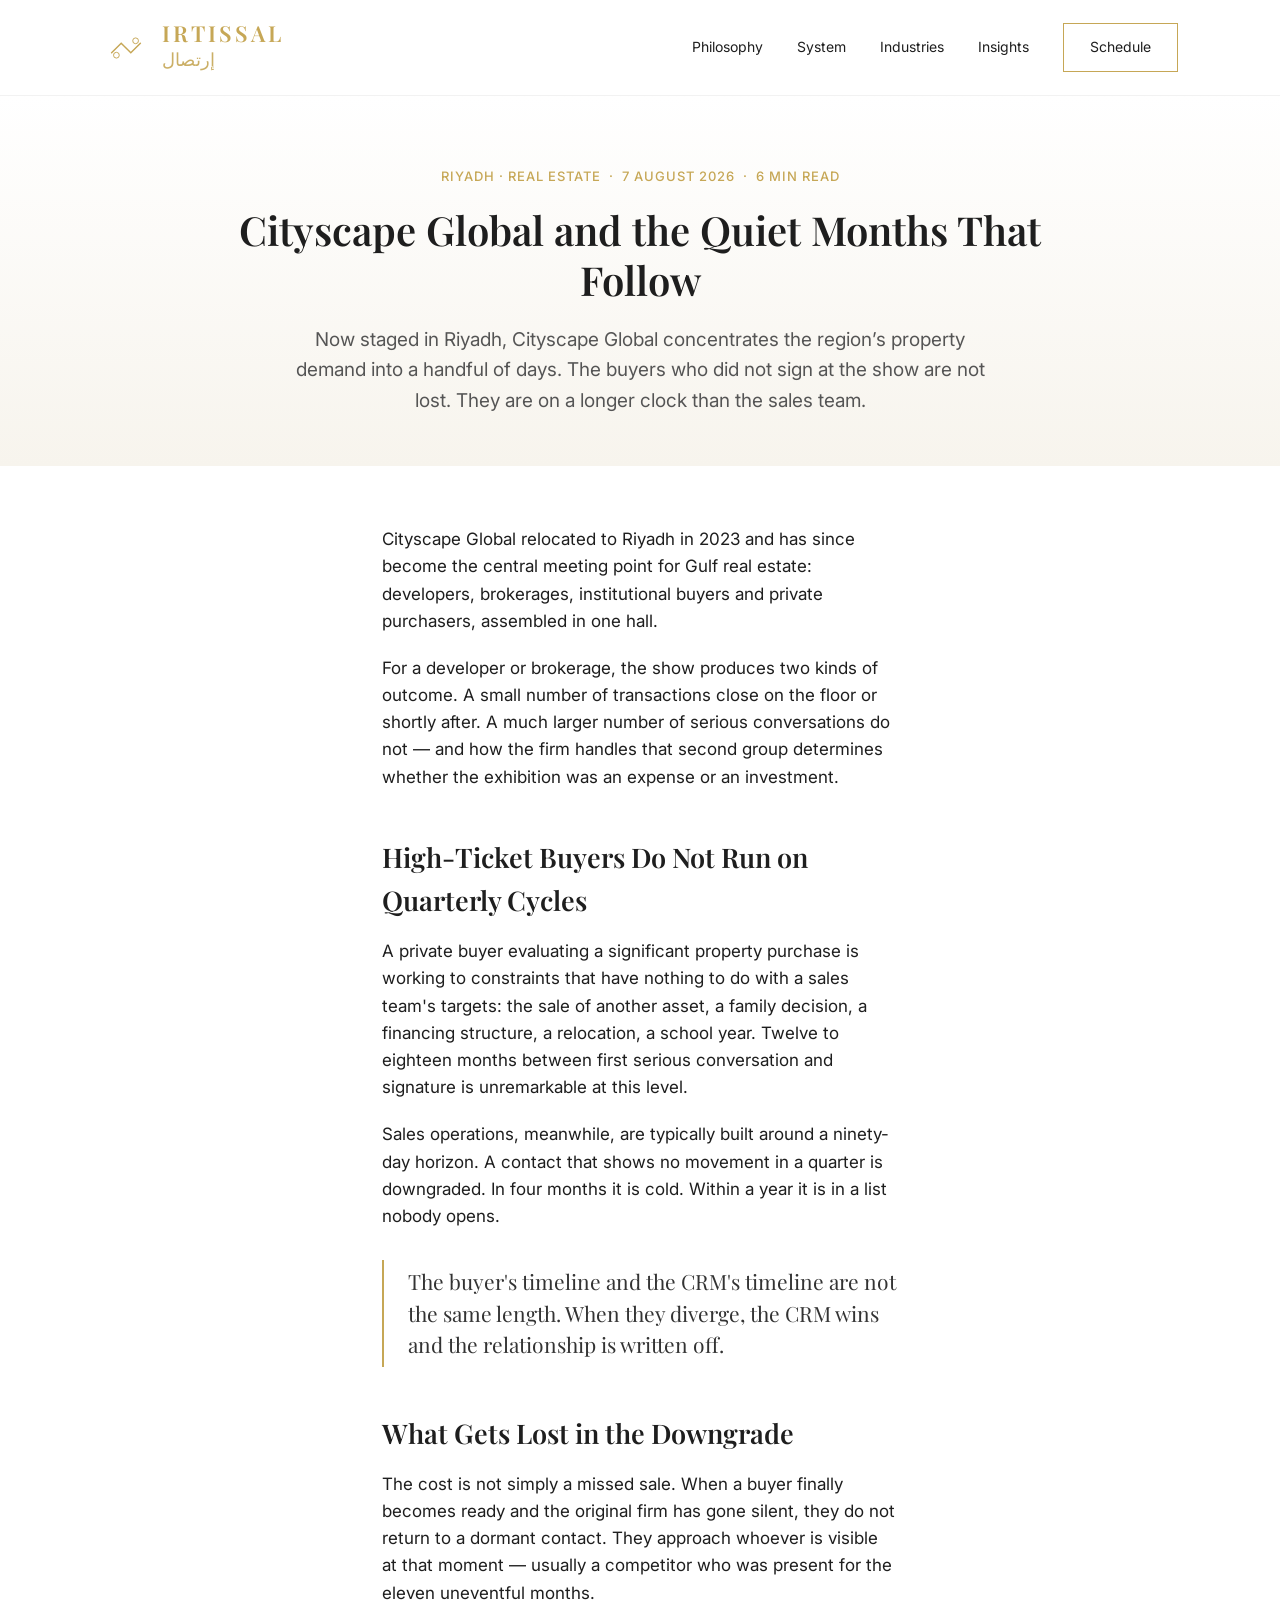
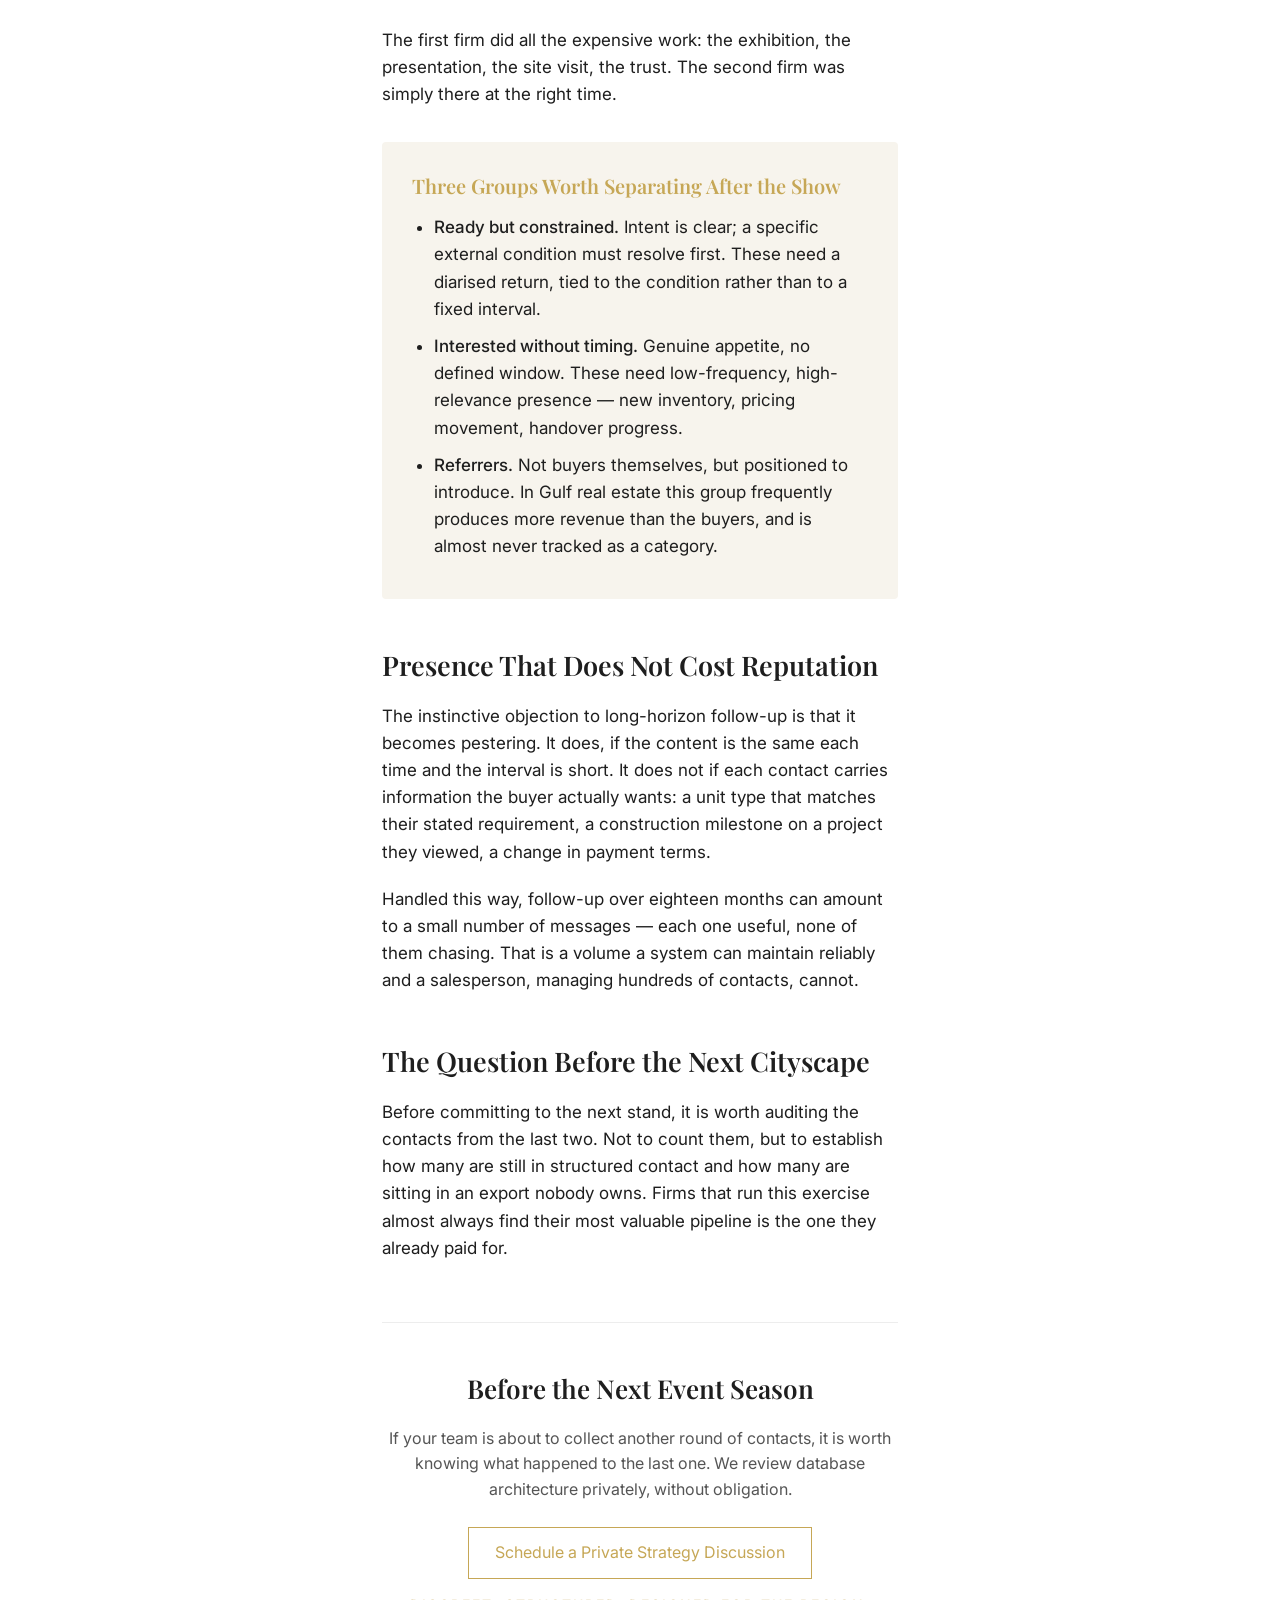
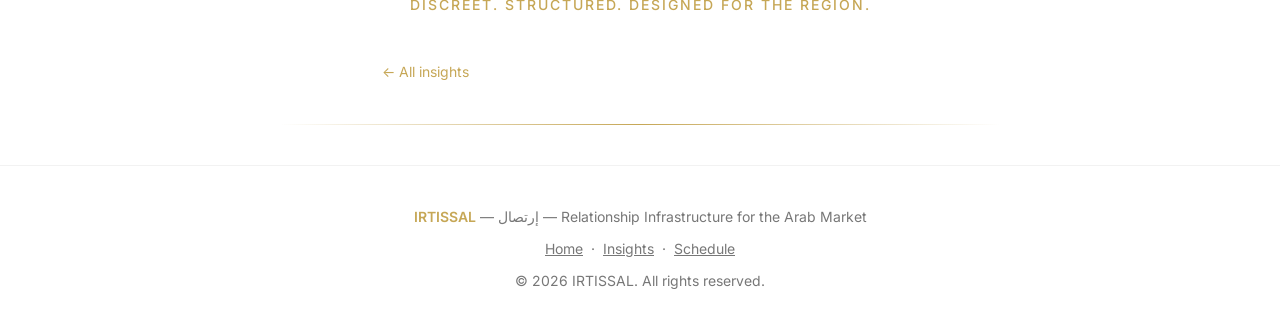
<file: blog/cityscape-global-riyadh-quiet-months.html>
<!DOCTYPE html>
<html lang="en">
<head>
<meta charset="UTF-8">
<meta name="viewport" content="width=device-width, initial-scale=1.0">
<title>IRTISSAL | Cityscape Global and the Quiet Months That Follow</title>
<meta name="description" content="Now staged in Riyadh, Cityscape Global concentrates the region’s property demand into a handful of days. The buyers who did not sign at the show are not lost. They are on a longer clock than the sales team.">
<link href="https://fonts.googleapis.com/css2?family=Playfair+Display:wght@500;600&family=Inter:wght@300;400;500&display=swap" rel="stylesheet">
<link rel="stylesheet" href="blog.css">
</head>

<body>

<div class="nav">
    <div class="logo">
        <a href="../index.html" style="text-decoration:none; display:flex; align-items:center; gap:12px;">
            <svg width="48" height="48" viewBox="0 0 100 100">
                <path d="M20 60 L40 40 L60 60 L80 40" stroke="var(--gold)" stroke-width="3" fill="none" stroke-linecap="round"/>
                <circle cx="30" cy="65" r="6" stroke="var(--gold)" stroke-width="2" fill="none"/>
                <circle cx="70" cy="35" r="6" stroke="var(--gold)" stroke-width="2" fill="none"/>
            </svg>
            <div style="display:flex; flex-direction:column; align-items:flex-start;">
                <span style="font-family:'Playfair Display', serif; font-weight:600; letter-spacing:3px; font-size:22px; color:var(--gold); line-height:1.2;">IRTISSAL</span>
                <span style="font-family:'Arial', sans-serif; font-weight:400; font-size:18px; color:var(--gold); opacity:0.9;">إرتصال</span>
            </div>
        </a>
    </div>
    <div>
        <a href="../index.html#philosophy">Philosophy</a>
        <a href="../index.html#system">System</a>
        <a href="../index.html#industries">Industries</a>
        <a href="index.html">Insights</a>
        <a href="https://calendly.com/irtissal/new-meeting" target="_blank" rel="noopener noreferrer" class="btn-primary">Schedule</a>
    </div>
</div>

<header class="article-head">
    <div class="post-meta">Riyadh · Real Estate &nbsp;·&nbsp; <time datetime="2026-08-07">7 August 2026</time> &nbsp;·&nbsp; 6 min read</div>
    <h1>Cityscape Global and the Quiet Months That Follow</h1>
    <p class="standfirst">Now staged in Riyadh, Cityscape Global concentrates the region’s property demand into a handful of days. The buyers who did not sign at the show are not lost. They are on a longer clock than the sales team.</p>
</header>

<article>
<p>Cityscape Global relocated to Riyadh in 2023 and has since become the central meeting point for Gulf real estate: developers, brokerages, institutional buyers and private purchasers, assembled in one hall.</p>

<p>For a developer or brokerage, the show produces two kinds of outcome. A small number of transactions close on the floor or shortly after. A much larger number of serious conversations do not — and how the firm handles that second group determines whether the exhibition was an expense or an investment.</p>

<h2>High-Ticket Buyers Do Not Run on Quarterly Cycles</h2>

<p>A private buyer evaluating a significant property purchase is working to constraints that have nothing to do with a sales team's targets: the sale of another asset, a family decision, a financing structure, a relocation, a school year. Twelve to eighteen months between first serious conversation and signature is unremarkable at this level.</p>

<p>Sales operations, meanwhile, are typically built around a ninety-day horizon. A contact that shows no movement in a quarter is downgraded. In four months it is cold. Within a year it is in a list nobody opens.</p>

<blockquote>The buyer's timeline and the CRM's timeline are not the same length. When they diverge, the CRM wins and the relationship is written off.</blockquote>

<h2>What Gets Lost in the Downgrade</h2>

<p>The cost is not simply a missed sale. When a buyer finally becomes ready and the original firm has gone silent, they do not return to a dormant contact. They approach whoever is visible at that moment — usually a competitor who was present for the eleven uneventful months.</p>

<p>The first firm did all the expensive work: the exhibition, the presentation, the site visit, the trust. The second firm was simply there at the right time.</p>

<div class="pull-card">
    <h3>Three Groups Worth Separating After the Show</h3>
    <ul>
        <li><strong>Ready but constrained.</strong> Intent is clear; a specific external condition must resolve first. These need a diarised return, tied to the condition rather than to a fixed interval.</li>
        <li><strong>Interested without timing.</strong> Genuine appetite, no defined window. These need low-frequency, high-relevance presence — new inventory, pricing movement, handover progress.</li>
        <li><strong>Referrers.</strong> Not buyers themselves, but positioned to introduce. In Gulf real estate this group frequently produces more revenue than the buyers, and is almost never tracked as a category.</li>
    </ul>
</div>

<h2>Presence That Does Not Cost Reputation</h2>

<p>The instinctive objection to long-horizon follow-up is that it becomes pestering. It does, if the content is the same each time and the interval is short. It does not if each contact carries information the buyer actually wants: a unit type that matches their stated requirement, a construction milestone on a project they viewed, a change in payment terms.</p>

<p>Handled this way, follow-up over eighteen months can amount to a small number of messages — each one useful, none of them chasing. That is a volume a system can maintain reliably and a salesperson, managing hundreds of contacts, cannot.</p>

<h2>The Question Before the Next Cityscape</h2>

<p>Before committing to the next stand, it is worth auditing the contacts from the last two. Not to count them, but to establish how many are still in structured contact and how many are sitting in an export nobody owns. Firms that run this exercise almost always find their most valuable pipeline is the one they already paid for.</p>
</article>

<div class="article-cta">
    <div class="inner">
        <h2>Before the Next Event Season</h2>
        <p>If your team is about to collect another round of contacts, it is worth knowing what happened to the last one. We review database architecture privately, without obligation.</p>
        <a href="https://calendly.com/irtissal/new-meeting" target="_blank" rel="noopener noreferrer" class="btn-primary">Schedule a Private Strategy Discussion</a>
        <div class="subtle" style="margin-top:15px;">Discreet. Structured. Designed for the Region.</div>
    </div>
</div>

<a class="back-link" href="index.html">&larr; All insights</a>

<div class="divider" style="max-width:720px; margin-left:auto; margin-right:auto;"></div>

<footer>
    <div style="margin-bottom:10px;">
        <span style="color:var(--gold); font-weight:600;">IRTISSAL</span> — إرتصال — Relationship Infrastructure for the Arab Market
    </div>
    <div style="margin-bottom:10px;">
        <a href="../index.html">Home</a> &nbsp;·&nbsp; <a href="index.html">Insights</a> &nbsp;·&nbsp; <a href="https://calendly.com/irtissal/new-meeting" target="_blank" rel="noopener noreferrer">Schedule</a>
    </div>
    <div>© 2026 IRTISSAL. All rights reserved.</div>
</footer>

</body>
</html>
</file>
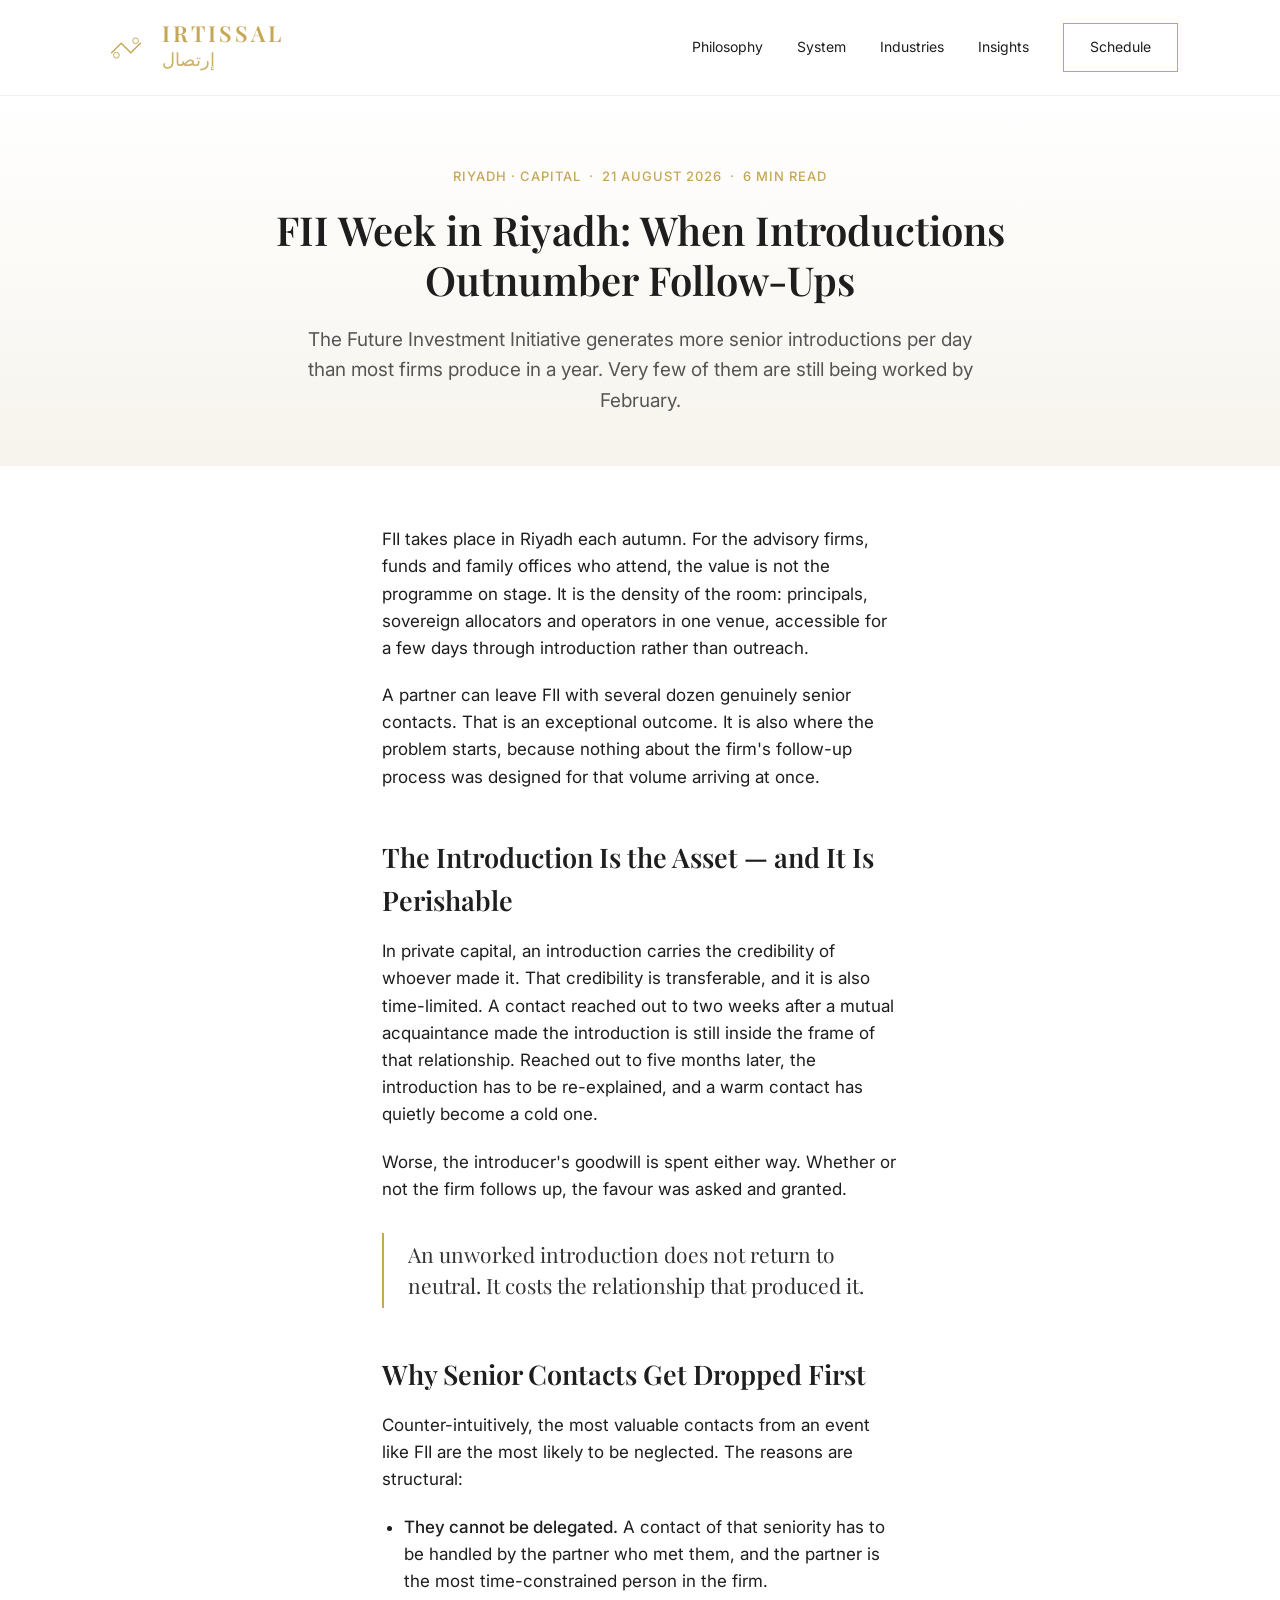
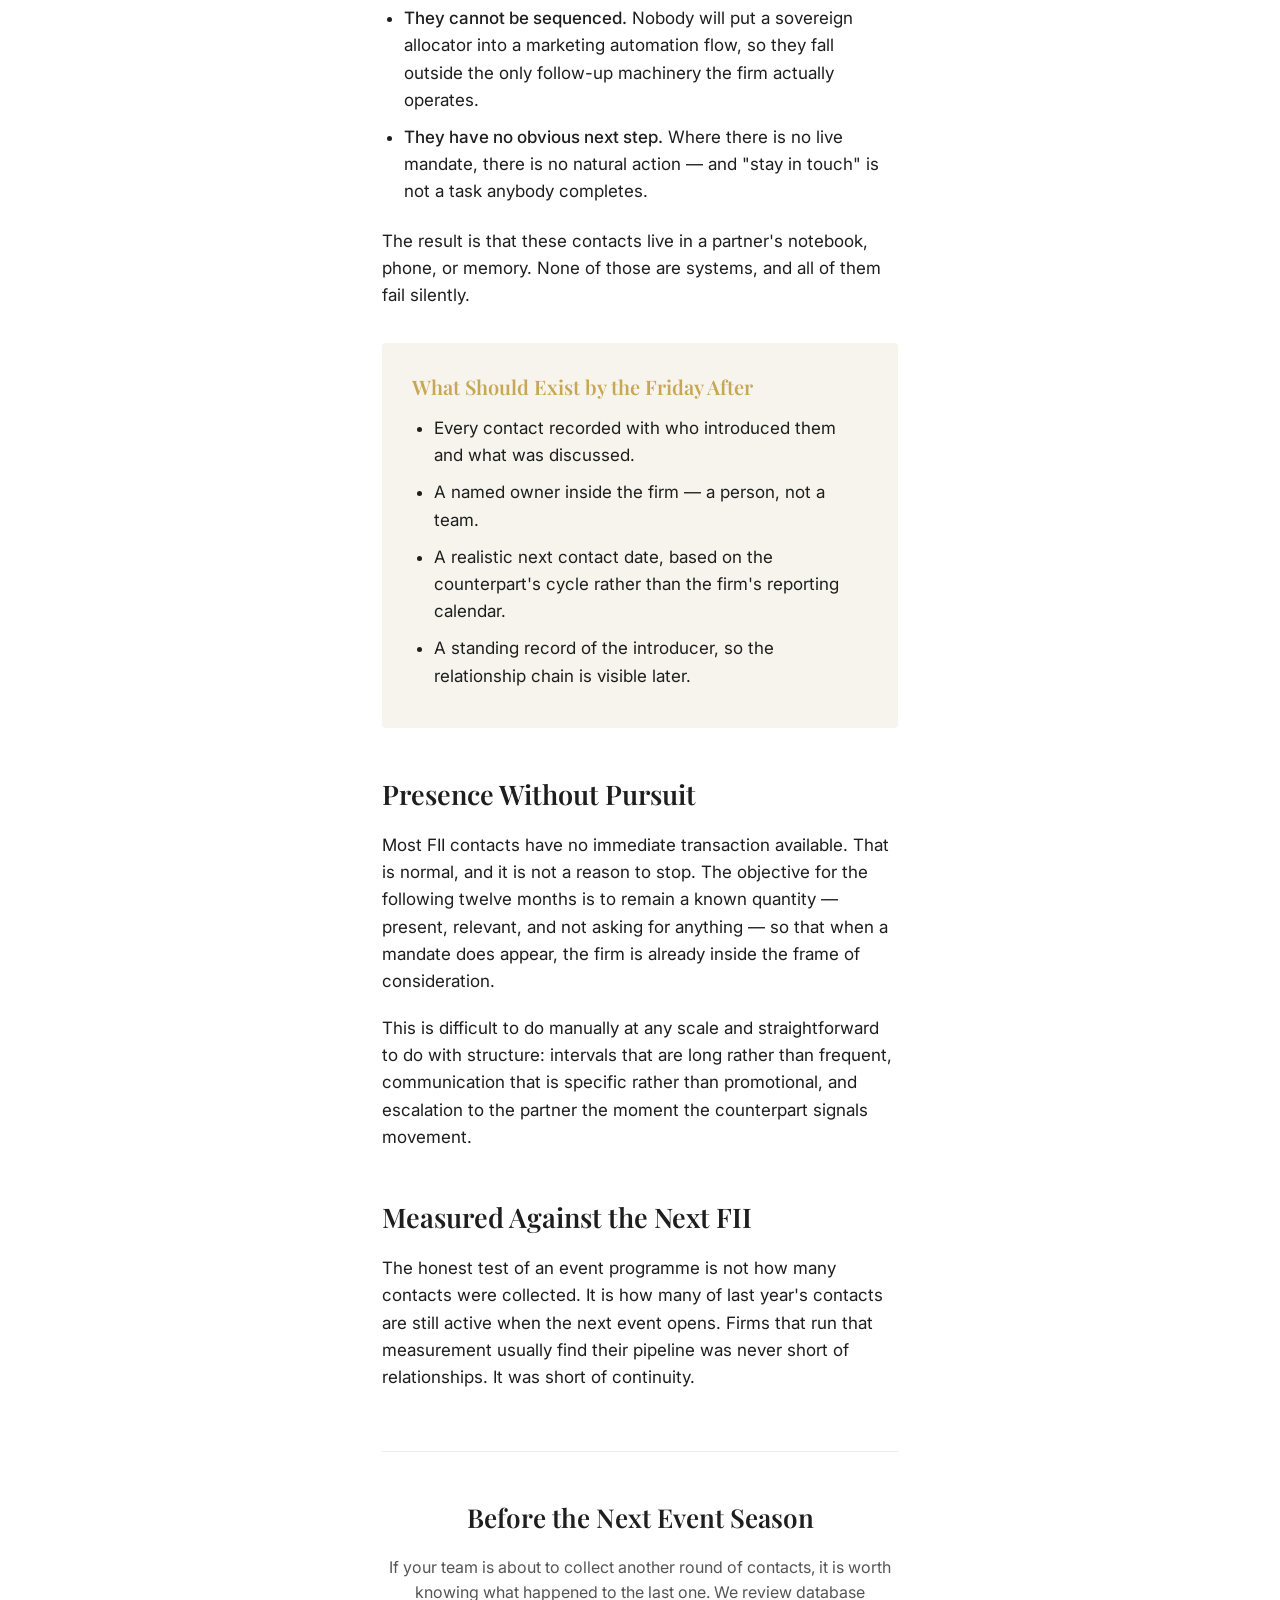
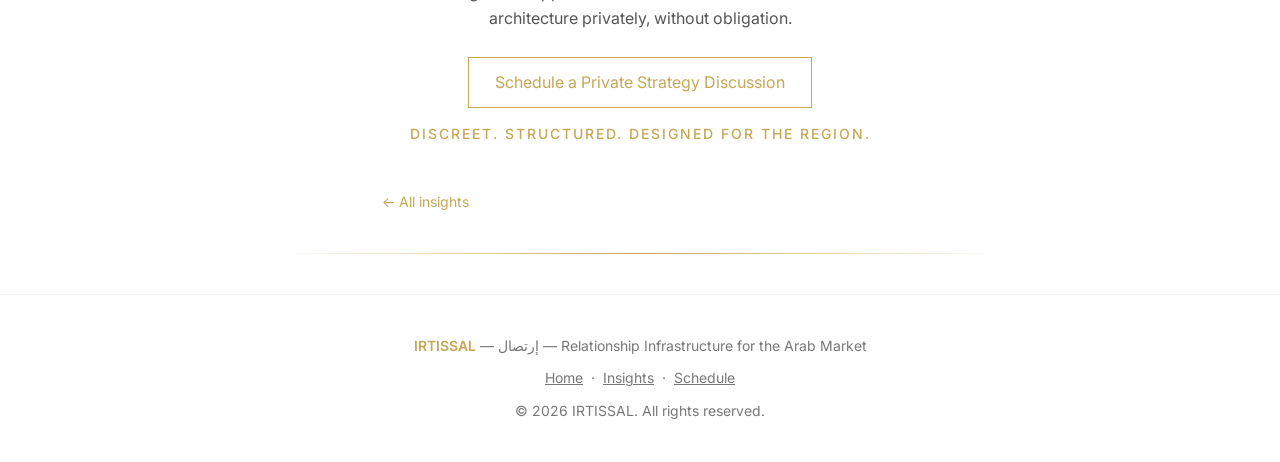
<file: blog/fii-riyadh-introductions-and-follow-ups.html>
<!DOCTYPE html>
<html lang="en">
<head>
<meta charset="UTF-8">
<meta name="viewport" content="width=device-width, initial-scale=1.0">
<title>IRTISSAL | FII Week in Riyadh: When Introductions Outnumber Follow-Ups</title>
<meta name="description" content="The Future Investment Initiative generates more senior introductions per day than most firms produce in a year. Very few of them are still being worked by February.">
<link href="https://fonts.googleapis.com/css2?family=Playfair+Display:wght@500;600&family=Inter:wght@300;400;500&display=swap" rel="stylesheet">
<link rel="stylesheet" href="blog.css">
</head>

<body>

<div class="nav">
    <div class="logo">
        <a href="../index.html" style="text-decoration:none; display:flex; align-items:center; gap:12px;">
            <svg width="48" height="48" viewBox="0 0 100 100">
                <path d="M20 60 L40 40 L60 60 L80 40" stroke="var(--gold)" stroke-width="3" fill="none" stroke-linecap="round"/>
                <circle cx="30" cy="65" r="6" stroke="var(--gold)" stroke-width="2" fill="none"/>
                <circle cx="70" cy="35" r="6" stroke="var(--gold)" stroke-width="2" fill="none"/>
            </svg>
            <div style="display:flex; flex-direction:column; align-items:flex-start;">
                <span style="font-family:'Playfair Display', serif; font-weight:600; letter-spacing:3px; font-size:22px; color:var(--gold); line-height:1.2;">IRTISSAL</span>
                <span style="font-family:'Arial', sans-serif; font-weight:400; font-size:18px; color:var(--gold); opacity:0.9;">إرتصال</span>
            </div>
        </a>
    </div>
    <div>
        <a href="../index.html#philosophy">Philosophy</a>
        <a href="../index.html#system">System</a>
        <a href="../index.html#industries">Industries</a>
        <a href="index.html">Insights</a>
        <a href="https://calendly.com/irtissal/new-meeting" target="_blank" rel="noopener noreferrer" class="btn-primary">Schedule</a>
    </div>
</div>

<header class="article-head">
    <div class="post-meta">Riyadh · Capital &nbsp;·&nbsp; <time datetime="2026-08-21">21 August 2026</time> &nbsp;·&nbsp; 6 min read</div>
    <h1>FII Week in Riyadh: When Introductions Outnumber Follow-Ups</h1>
    <p class="standfirst">The Future Investment Initiative generates more senior introductions per day than most firms produce in a year. Very few of them are still being worked by February.</p>
</header>

<article>
<p>FII takes place in Riyadh each autumn. For the advisory firms, funds and family offices who attend, the value is not the programme on stage. It is the density of the room: principals, sovereign allocators and operators in one venue, accessible for a few days through introduction rather than outreach.</p>

<p>A partner can leave FII with several dozen genuinely senior contacts. That is an exceptional outcome. It is also where the problem starts, because nothing about the firm's follow-up process was designed for that volume arriving at once.</p>

<h2>The Introduction Is the Asset — and It Is Perishable</h2>

<p>In private capital, an introduction carries the credibility of whoever made it. That credibility is transferable, and it is also time-limited. A contact reached out to two weeks after a mutual acquaintance made the introduction is still inside the frame of that relationship. Reached out to five months later, the introduction has to be re-explained, and a warm contact has quietly become a cold one.</p>

<p>Worse, the introducer's goodwill is spent either way. Whether or not the firm follows up, the favour was asked and granted.</p>

<blockquote>An unworked introduction does not return to neutral. It costs the relationship that produced it.</blockquote>

<h2>Why Senior Contacts Get Dropped First</h2>

<p>Counter-intuitively, the most valuable contacts from an event like FII are the most likely to be neglected. The reasons are structural:</p>

<ul>
    <li><strong>They cannot be delegated.</strong> A contact of that seniority has to be handled by the partner who met them, and the partner is the most time-constrained person in the firm.</li>
    <li><strong>They cannot be sequenced.</strong> Nobody will put a sovereign allocator into a marketing automation flow, so they fall outside the only follow-up machinery the firm actually operates.</li>
    <li><strong>They have no obvious next step.</strong> Where there is no live mandate, there is no natural action — and "stay in touch" is not a task anybody completes.</li>
</ul>

<p>The result is that these contacts live in a partner's notebook, phone, or memory. None of those are systems, and all of them fail silently.</p>

<div class="pull-card">
    <h3>What Should Exist by the Friday After</h3>
    <ul>
        <li>Every contact recorded with who introduced them and what was discussed.</li>
        <li>A named owner inside the firm — a person, not a team.</li>
        <li>A realistic next contact date, based on the counterpart's cycle rather than the firm's reporting calendar.</li>
        <li>A standing record of the introducer, so the relationship chain is visible later.</li>
    </ul>
</div>

<h2>Presence Without Pursuit</h2>

<p>Most FII contacts have no immediate transaction available. That is normal, and it is not a reason to stop. The objective for the following twelve months is to remain a known quantity — present, relevant, and not asking for anything — so that when a mandate does appear, the firm is already inside the frame of consideration.</p>

<p>This is difficult to do manually at any scale and straightforward to do with structure: intervals that are long rather than frequent, communication that is specific rather than promotional, and escalation to the partner the moment the counterpart signals movement.</p>

<h2>Measured Against the Next FII</h2>

<p>The honest test of an event programme is not how many contacts were collected. It is how many of last year's contacts are still active when the next event opens. Firms that run that measurement usually find their pipeline was never short of relationships. It was short of continuity.</p>
</article>

<div class="article-cta">
    <div class="inner">
        <h2>Before the Next Event Season</h2>
        <p>If your team is about to collect another round of contacts, it is worth knowing what happened to the last one. We review database architecture privately, without obligation.</p>
        <a href="https://calendly.com/irtissal/new-meeting" target="_blank" rel="noopener noreferrer" class="btn-primary">Schedule a Private Strategy Discussion</a>
        <div class="subtle" style="margin-top:15px;">Discreet. Structured. Designed for the Region.</div>
    </div>
</div>

<a class="back-link" href="index.html">&larr; All insights</a>

<div class="divider" style="max-width:720px; margin-left:auto; margin-right:auto;"></div>

<footer>
    <div style="margin-bottom:10px;">
        <span style="color:var(--gold); font-weight:600;">IRTISSAL</span> — إرتصال — Relationship Infrastructure for the Arab Market
    </div>
    <div style="margin-bottom:10px;">
        <a href="../index.html">Home</a> &nbsp;·&nbsp; <a href="index.html">Insights</a> &nbsp;·&nbsp; <a href="https://calendly.com/irtissal/new-meeting" target="_blank" rel="noopener noreferrer">Schedule</a>
    </div>
    <div>© 2026 IRTISSAL. All rights reserved.</div>
</footer>

</body>
</html>
</file>
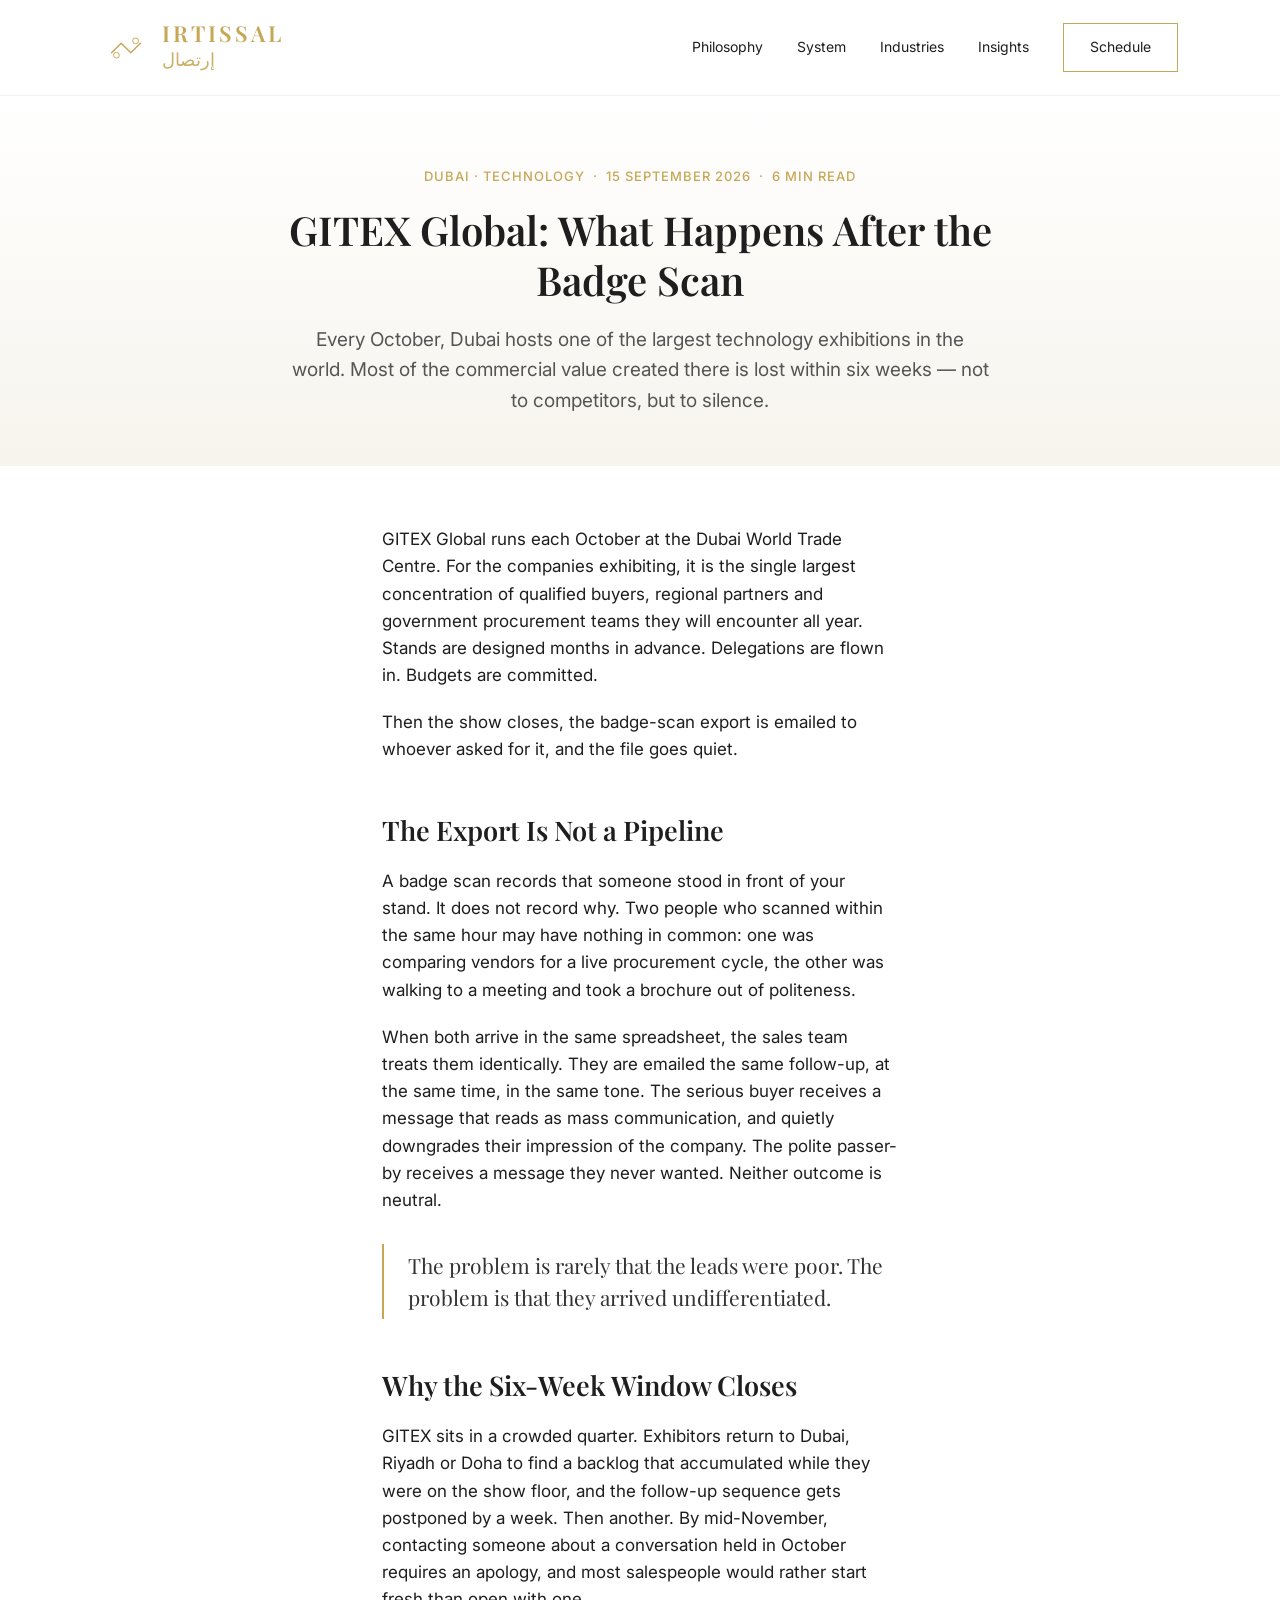
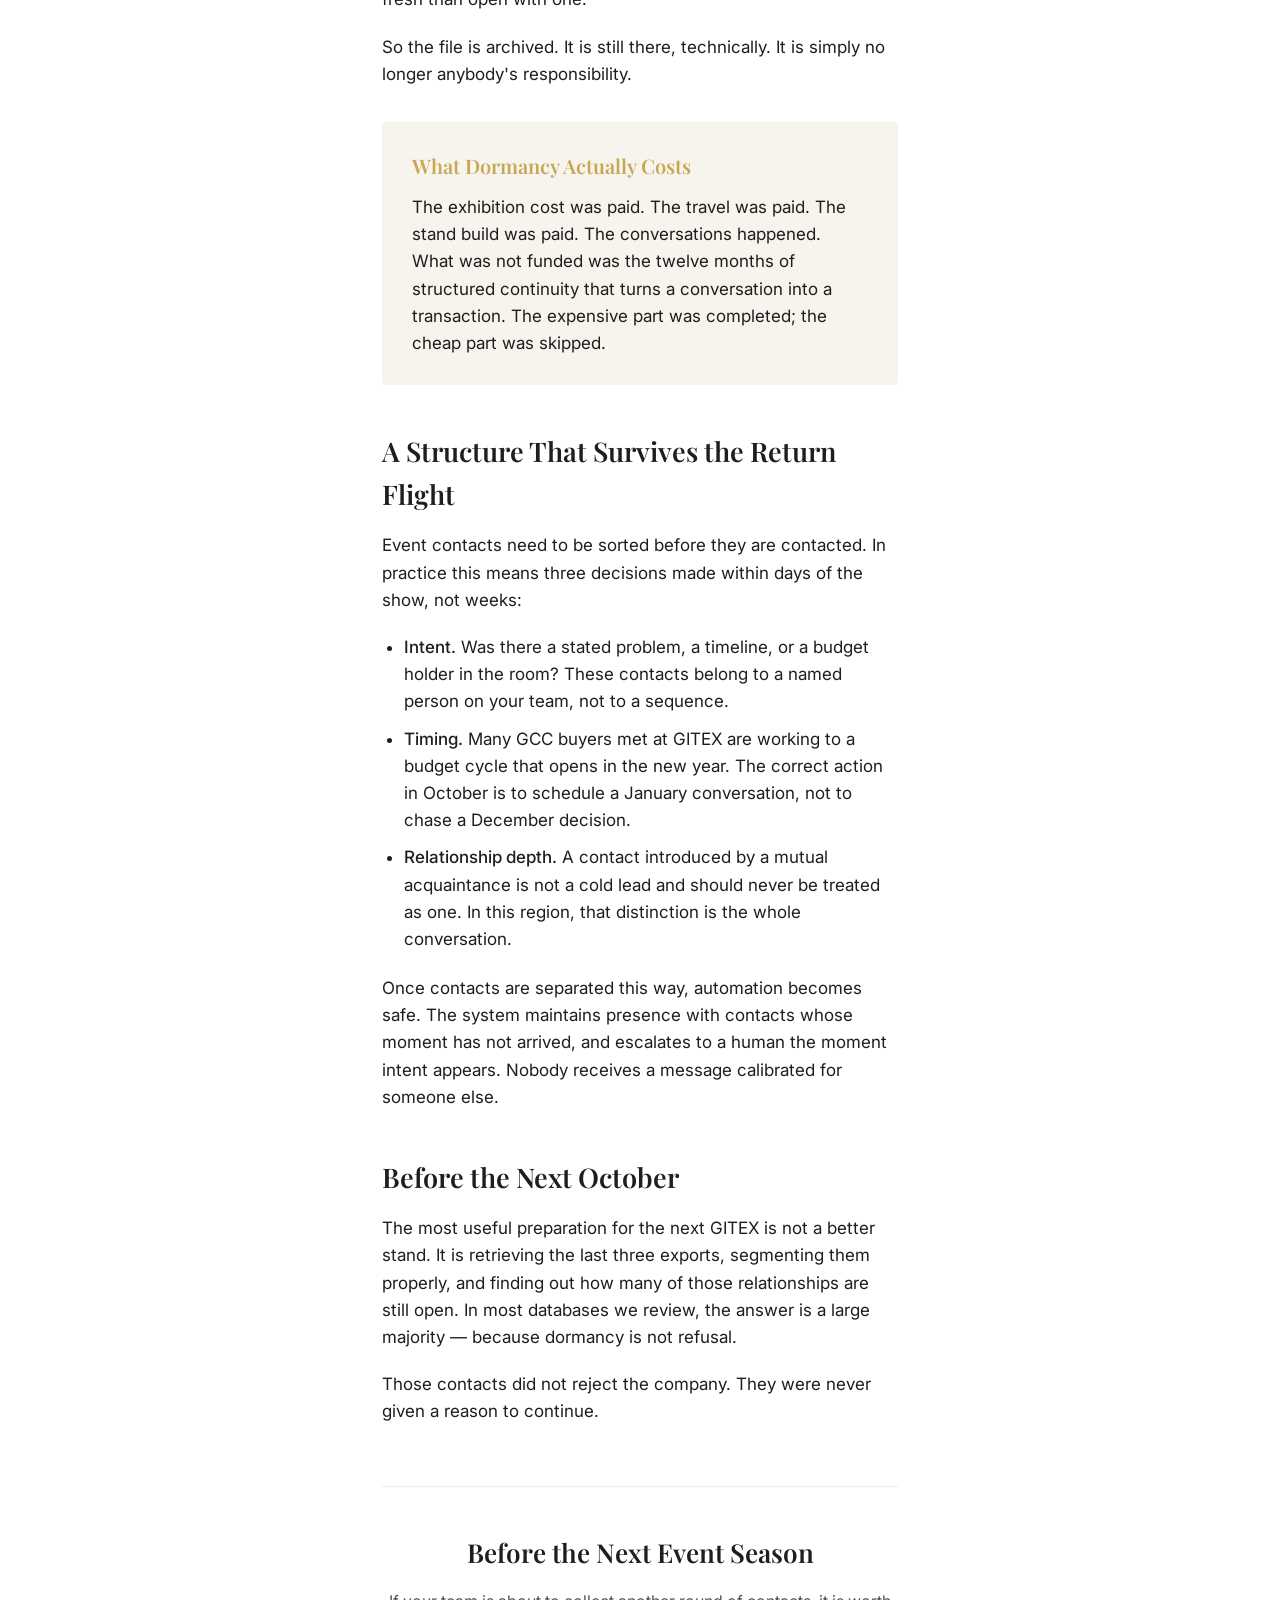
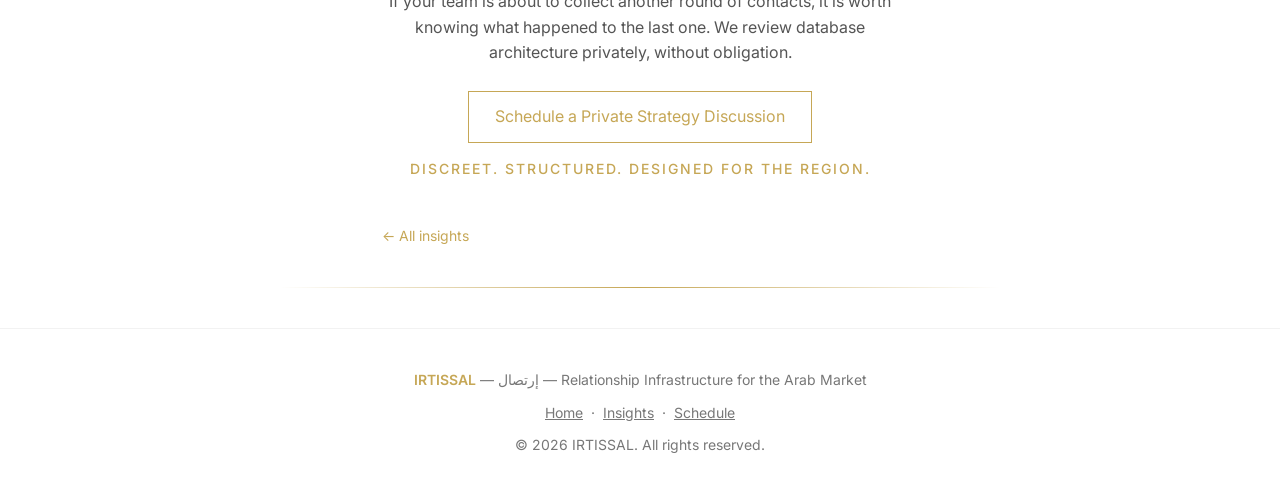
<file: blog/gitex-global-after-the-badge-scan.html>
<!DOCTYPE html>
<html lang="en">
<head>
<meta charset="UTF-8">
<meta name="viewport" content="width=device-width, initial-scale=1.0">
<title>IRTISSAL | GITEX Global: What Happens After the Badge Scan</title>
<meta name="description" content="Every October, Dubai hosts one of the largest technology exhibitions in the world. Most of the commercial value created there is lost within six weeks — not to competitors, but to silence.">
<link href="https://fonts.googleapis.com/css2?family=Playfair+Display:wght@500;600&family=Inter:wght@300;400;500&display=swap" rel="stylesheet">
<link rel="stylesheet" href="blog.css">
</head>

<body>

<div class="nav">
    <div class="logo">
        <a href="../index.html" style="text-decoration:none; display:flex; align-items:center; gap:12px;">
            <svg width="48" height="48" viewBox="0 0 100 100">
                <path d="M20 60 L40 40 L60 60 L80 40" stroke="var(--gold)" stroke-width="3" fill="none" stroke-linecap="round"/>
                <circle cx="30" cy="65" r="6" stroke="var(--gold)" stroke-width="2" fill="none"/>
                <circle cx="70" cy="35" r="6" stroke="var(--gold)" stroke-width="2" fill="none"/>
            </svg>
            <div style="display:flex; flex-direction:column; align-items:flex-start;">
                <span style="font-family:'Playfair Display', serif; font-weight:600; letter-spacing:3px; font-size:22px; color:var(--gold); line-height:1.2;">IRTISSAL</span>
                <span style="font-family:'Arial', sans-serif; font-weight:400; font-size:18px; color:var(--gold); opacity:0.9;">إرتصال</span>
            </div>
        </a>
    </div>
    <div>
        <a href="../index.html#philosophy">Philosophy</a>
        <a href="../index.html#system">System</a>
        <a href="../index.html#industries">Industries</a>
        <a href="index.html">Insights</a>
        <a href="https://calendly.com/irtissal/new-meeting" target="_blank" rel="noopener noreferrer" class="btn-primary">Schedule</a>
    </div>
</div>

<header class="article-head">
    <div class="post-meta">Dubai · Technology &nbsp;·&nbsp; <time datetime="2026-09-15">15 September 2026</time> &nbsp;·&nbsp; 6 min read</div>
    <h1>GITEX Global: What Happens After the Badge Scan</h1>
    <p class="standfirst">Every October, Dubai hosts one of the largest technology exhibitions in the world. Most of the commercial value created there is lost within six weeks — not to competitors, but to silence.</p>
</header>

<article>
<p>GITEX Global runs each October at the Dubai World Trade Centre. For the companies exhibiting, it is the single largest concentration of qualified buyers, regional partners and government procurement teams they will encounter all year. Stands are designed months in advance. Delegations are flown in. Budgets are committed.</p>

<p>Then the show closes, the badge-scan export is emailed to whoever asked for it, and the file goes quiet.</p>

<h2>The Export Is Not a Pipeline</h2>

<p>A badge scan records that someone stood in front of your stand. It does not record why. Two people who scanned within the same hour may have nothing in common: one was comparing vendors for a live procurement cycle, the other was walking to a meeting and took a brochure out of politeness.</p>

<p>When both arrive in the same spreadsheet, the sales team treats them identically. They are emailed the same follow-up, at the same time, in the same tone. The serious buyer receives a message that reads as mass communication, and quietly downgrades their impression of the company. The polite passer-by receives a message they never wanted. Neither outcome is neutral.</p>

<blockquote>The problem is rarely that the leads were poor. The problem is that they arrived undifferentiated.</blockquote>

<h2>Why the Six-Week Window Closes</h2>

<p>GITEX sits in a crowded quarter. Exhibitors return to Dubai, Riyadh or Doha to find a backlog that accumulated while they were on the show floor, and the follow-up sequence gets postponed by a week. Then another. By mid-November, contacting someone about a conversation held in October requires an apology, and most salespeople would rather start fresh than open with one.</p>

<p>So the file is archived. It is still there, technically. It is simply no longer anybody's responsibility.</p>

<div class="pull-card">
    <h3>What Dormancy Actually Costs</h3>
    <p>The exhibition cost was paid. The travel was paid. The stand build was paid. The conversations happened. What was not funded was the twelve months of structured continuity that turns a conversation into a transaction. The expensive part was completed; the cheap part was skipped.</p>
</div>

<h2>A Structure That Survives the Return Flight</h2>

<p>Event contacts need to be sorted before they are contacted. In practice this means three decisions made within days of the show, not weeks:</p>

<ul>
    <li><strong>Intent.</strong> Was there a stated problem, a timeline, or a budget holder in the room? These contacts belong to a named person on your team, not to a sequence.</li>
    <li><strong>Timing.</strong> Many GCC buyers met at GITEX are working to a budget cycle that opens in the new year. The correct action in October is to schedule a January conversation, not to chase a December decision.</li>
    <li><strong>Relationship depth.</strong> A contact introduced by a mutual acquaintance is not a cold lead and should never be treated as one. In this region, that distinction is the whole conversation.</li>
</ul>

<p>Once contacts are separated this way, automation becomes safe. The system maintains presence with contacts whose moment has not arrived, and escalates to a human the moment intent appears. Nobody receives a message calibrated for someone else.</p>

<h2>Before the Next October</h2>

<p>The most useful preparation for the next GITEX is not a better stand. It is retrieving the last three exports, segmenting them properly, and finding out how many of those relationships are still open. In most databases we review, the answer is a large majority — because dormancy is not refusal.</p>

<p>Those contacts did not reject the company. They were never given a reason to continue.</p>
</article>

<div class="article-cta">
    <div class="inner">
        <h2>Before the Next Event Season</h2>
        <p>If your team is about to collect another round of contacts, it is worth knowing what happened to the last one. We review database architecture privately, without obligation.</p>
        <a href="https://calendly.com/irtissal/new-meeting" target="_blank" rel="noopener noreferrer" class="btn-primary">Schedule a Private Strategy Discussion</a>
        <div class="subtle" style="margin-top:15px;">Discreet. Structured. Designed for the Region.</div>
    </div>
</div>

<a class="back-link" href="index.html">&larr; All insights</a>

<div class="divider" style="max-width:720px; margin-left:auto; margin-right:auto;"></div>

<footer>
    <div style="margin-bottom:10px;">
        <span style="color:var(--gold); font-weight:600;">IRTISSAL</span> — إرتصال — Relationship Infrastructure for the Arab Market
    </div>
    <div style="margin-bottom:10px;">
        <a href="../index.html">Home</a> &nbsp;·&nbsp; <a href="index.html">Insights</a> &nbsp;·&nbsp; <a href="https://calendly.com/irtissal/new-meeting" target="_blank" rel="noopener noreferrer">Schedule</a>
    </div>
    <div>© 2026 IRTISSAL. All rights reserved.</div>
</footer>

</body>
</html>
</file>
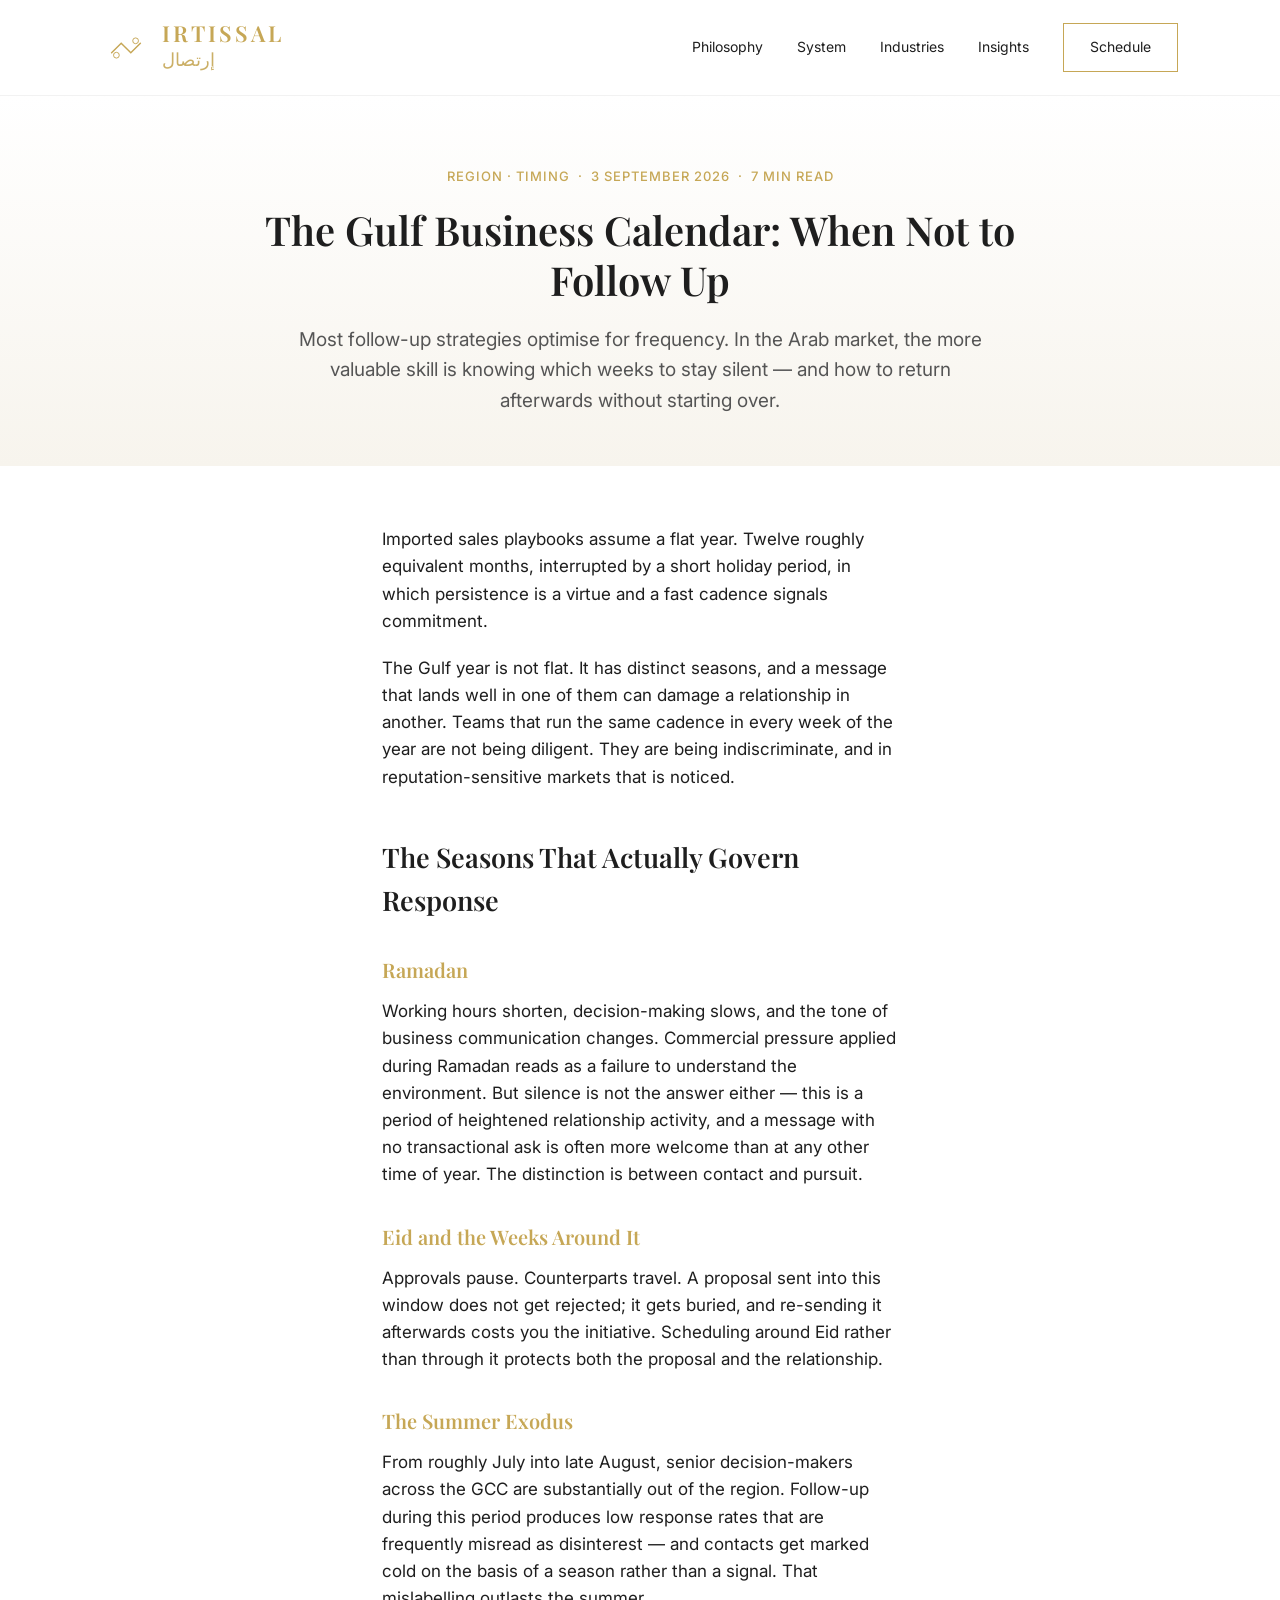
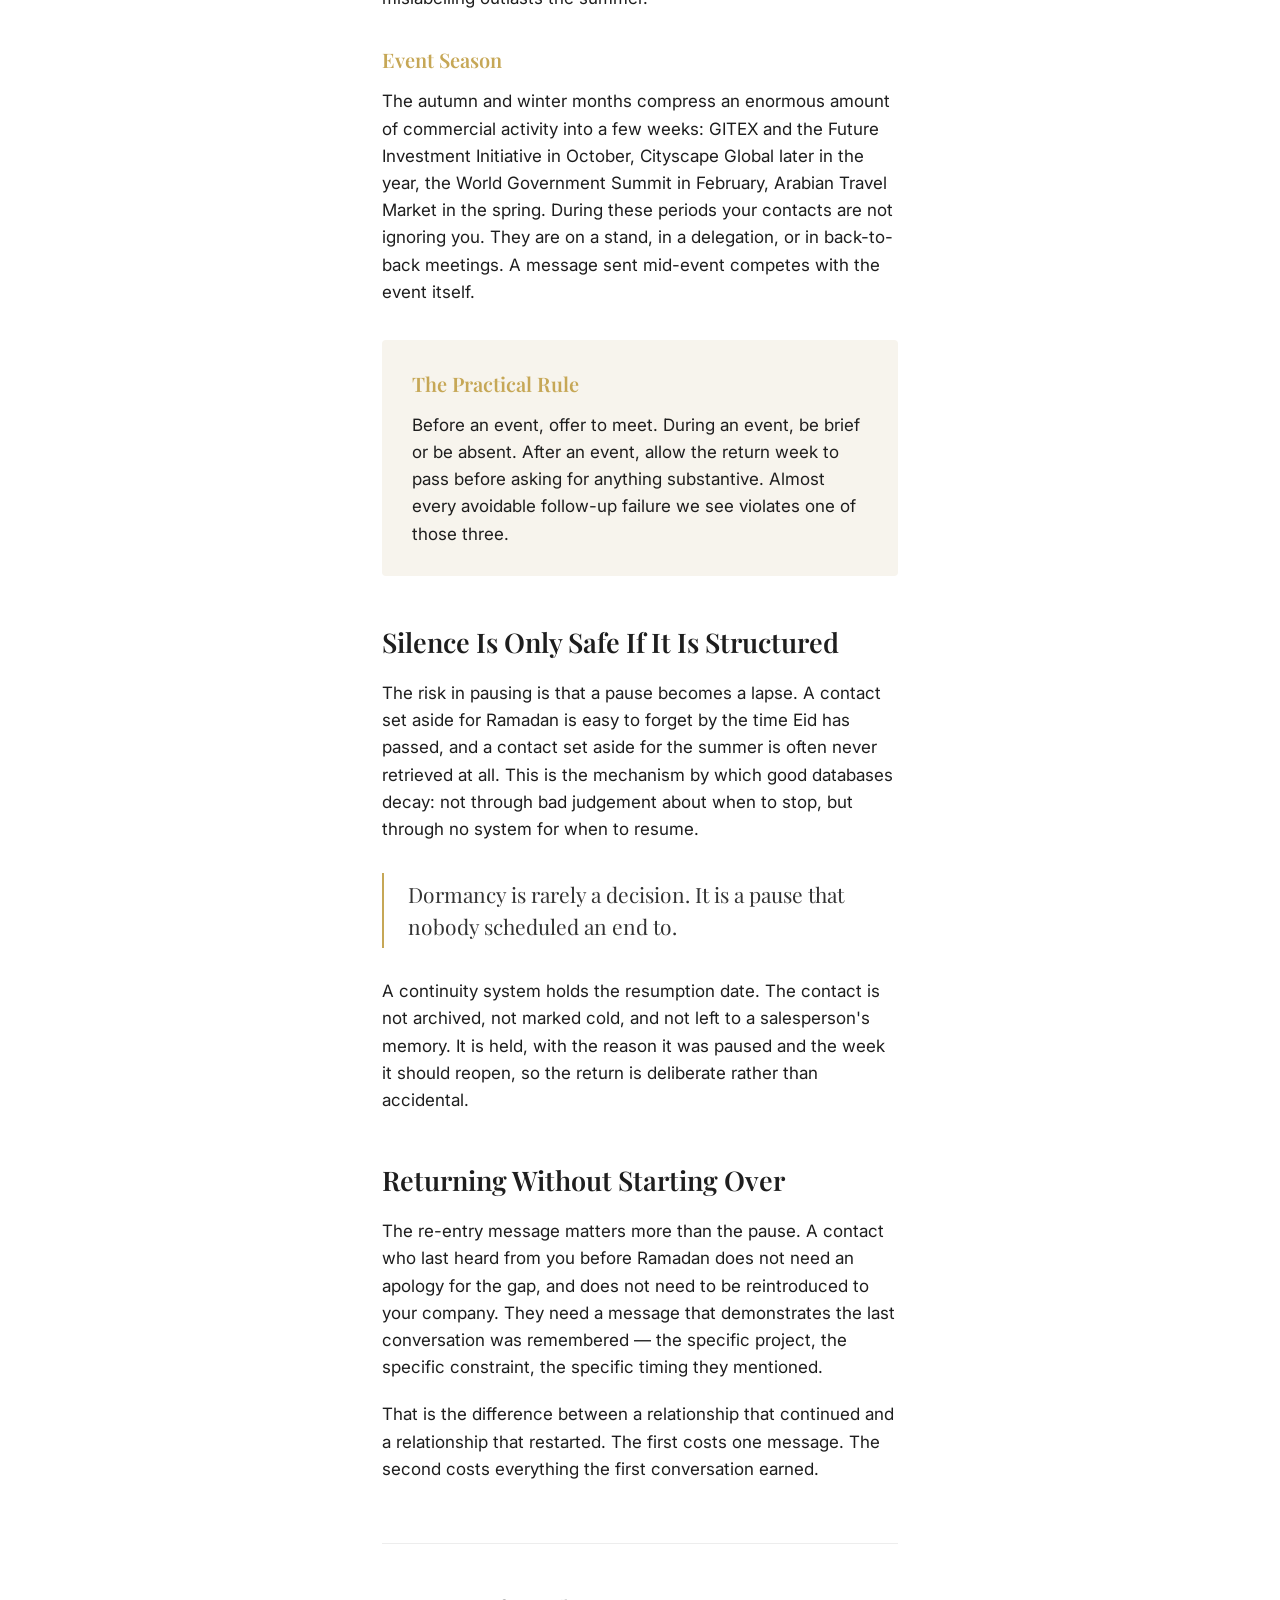
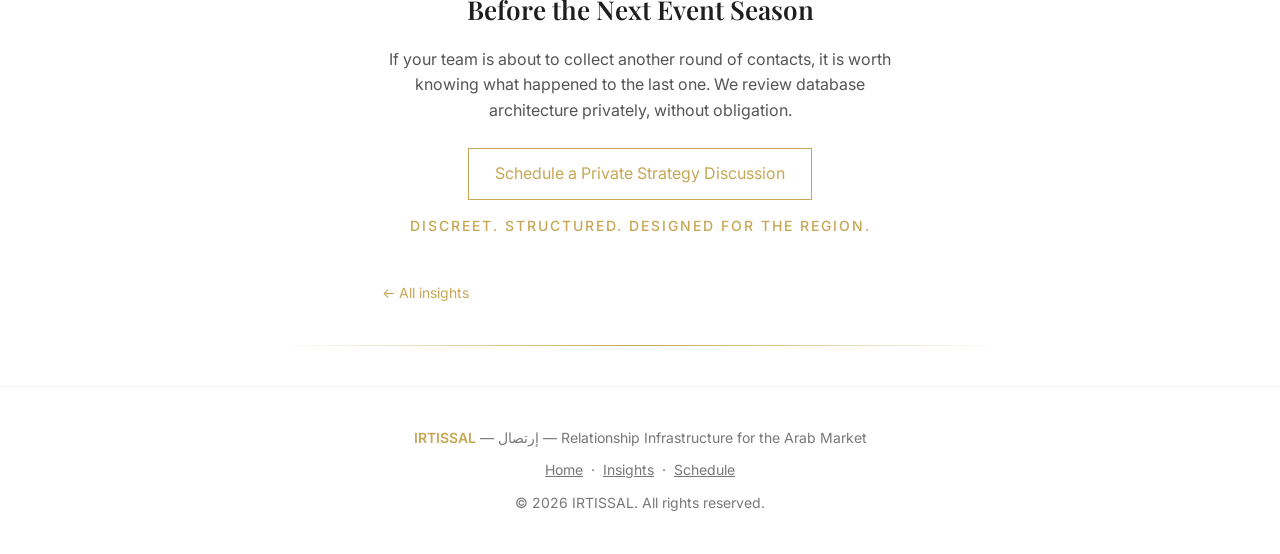
<file: blog/gulf-business-calendar-when-not-to-follow-up.html>
<!DOCTYPE html>
<html lang="en">
<head>
<meta charset="UTF-8">
<meta name="viewport" content="width=device-width, initial-scale=1.0">
<title>IRTISSAL | The Gulf Business Calendar: When Not to Follow Up</title>
<meta name="description" content="Most follow-up strategies optimise for frequency. In the Arab market, the more valuable skill is knowing which weeks to stay silent — and how to return afterwards without starting over.">
<link href="https://fonts.googleapis.com/css2?family=Playfair+Display:wght@500;600&family=Inter:wght@300;400;500&display=swap" rel="stylesheet">
<link rel="stylesheet" href="blog.css">
</head>

<body>

<div class="nav">
    <div class="logo">
        <a href="../index.html" style="text-decoration:none; display:flex; align-items:center; gap:12px;">
            <svg width="48" height="48" viewBox="0 0 100 100">
                <path d="M20 60 L40 40 L60 60 L80 40" stroke="var(--gold)" stroke-width="3" fill="none" stroke-linecap="round"/>
                <circle cx="30" cy="65" r="6" stroke="var(--gold)" stroke-width="2" fill="none"/>
                <circle cx="70" cy="35" r="6" stroke="var(--gold)" stroke-width="2" fill="none"/>
            </svg>
            <div style="display:flex; flex-direction:column; align-items:flex-start;">
                <span style="font-family:'Playfair Display', serif; font-weight:600; letter-spacing:3px; font-size:22px; color:var(--gold); line-height:1.2;">IRTISSAL</span>
                <span style="font-family:'Arial', sans-serif; font-weight:400; font-size:18px; color:var(--gold); opacity:0.9;">إرتصال</span>
            </div>
        </a>
    </div>
    <div>
        <a href="../index.html#philosophy">Philosophy</a>
        <a href="../index.html#system">System</a>
        <a href="../index.html#industries">Industries</a>
        <a href="index.html">Insights</a>
        <a href="https://calendly.com/irtissal/new-meeting" target="_blank" rel="noopener noreferrer" class="btn-primary">Schedule</a>
    </div>
</div>

<header class="article-head">
    <div class="post-meta">Region · Timing &nbsp;·&nbsp; <time datetime="2026-09-03">3 September 2026</time> &nbsp;·&nbsp; 7 min read</div>
    <h1>The Gulf Business Calendar: When Not to Follow Up</h1>
    <p class="standfirst">Most follow-up strategies optimise for frequency. In the Arab market, the more valuable skill is knowing which weeks to stay silent — and how to return afterwards without starting over.</p>
</header>

<article>
<p>Imported sales playbooks assume a flat year. Twelve roughly equivalent months, interrupted by a short holiday period, in which persistence is a virtue and a fast cadence signals commitment.</p>

<p>The Gulf year is not flat. It has distinct seasons, and a message that lands well in one of them can damage a relationship in another. Teams that run the same cadence in every week of the year are not being diligent. They are being indiscriminate, and in reputation-sensitive markets that is noticed.</p>

<h2>The Seasons That Actually Govern Response</h2>

<h3>Ramadan</h3>

<p>Working hours shorten, decision-making slows, and the tone of business communication changes. Commercial pressure applied during Ramadan reads as a failure to understand the environment. But silence is not the answer either — this is a period of heightened relationship activity, and a message with no transactional ask is often more welcome than at any other time of year. The distinction is between contact and pursuit.</p>

<h3>Eid and the Weeks Around It</h3>

<p>Approvals pause. Counterparts travel. A proposal sent into this window does not get rejected; it gets buried, and re-sending it afterwards costs you the initiative. Scheduling around Eid rather than through it protects both the proposal and the relationship.</p>

<h3>The Summer Exodus</h3>

<p>From roughly July into late August, senior decision-makers across the GCC are substantially out of the region. Follow-up during this period produces low response rates that are frequently misread as disinterest — and contacts get marked cold on the basis of a season rather than a signal. That mislabelling outlasts the summer.</p>

<h3>Event Season</h3>

<p>The autumn and winter months compress an enormous amount of commercial activity into a few weeks: GITEX and the Future Investment Initiative in October, Cityscape Global later in the year, the World Government Summit in February, Arabian Travel Market in the spring. During these periods your contacts are not ignoring you. They are on a stand, in a delegation, or in back-to-back meetings. A message sent mid-event competes with the event itself.</p>

<div class="pull-card">
    <h3>The Practical Rule</h3>
    <p>Before an event, offer to meet. During an event, be brief or be absent. After an event, allow the return week to pass before asking for anything substantive. Almost every avoidable follow-up failure we see violates one of those three.</p>
</div>

<h2>Silence Is Only Safe If It Is Structured</h2>

<p>The risk in pausing is that a pause becomes a lapse. A contact set aside for Ramadan is easy to forget by the time Eid has passed, and a contact set aside for the summer is often never retrieved at all. This is the mechanism by which good databases decay: not through bad judgement about when to stop, but through no system for when to resume.</p>

<blockquote>Dormancy is rarely a decision. It is a pause that nobody scheduled an end to.</blockquote>

<p>A continuity system holds the resumption date. The contact is not archived, not marked cold, and not left to a salesperson's memory. It is held, with the reason it was paused and the week it should reopen, so the return is deliberate rather than accidental.</p>

<h2>Returning Without Starting Over</h2>

<p>The re-entry message matters more than the pause. A contact who last heard from you before Ramadan does not need an apology for the gap, and does not need to be reintroduced to your company. They need a message that demonstrates the last conversation was remembered — the specific project, the specific constraint, the specific timing they mentioned.</p>

<p>That is the difference between a relationship that continued and a relationship that restarted. The first costs one message. The second costs everything the first conversation earned.</p>
</article>

<div class="article-cta">
    <div class="inner">
        <h2>Before the Next Event Season</h2>
        <p>If your team is about to collect another round of contacts, it is worth knowing what happened to the last one. We review database architecture privately, without obligation.</p>
        <a href="https://calendly.com/irtissal/new-meeting" target="_blank" rel="noopener noreferrer" class="btn-primary">Schedule a Private Strategy Discussion</a>
        <div class="subtle" style="margin-top:15px;">Discreet. Structured. Designed for the Region.</div>
    </div>
</div>

<a class="back-link" href="index.html">&larr; All insights</a>

<div class="divider" style="max-width:720px; margin-left:auto; margin-right:auto;"></div>

<footer>
    <div style="margin-bottom:10px;">
        <span style="color:var(--gold); font-weight:600;">IRTISSAL</span> — إرتصال — Relationship Infrastructure for the Arab Market
    </div>
    <div style="margin-bottom:10px;">
        <a href="../index.html">Home</a> &nbsp;·&nbsp; <a href="index.html">Insights</a> &nbsp;·&nbsp; <a href="https://calendly.com/irtissal/new-meeting" target="_blank" rel="noopener noreferrer">Schedule</a>
    </div>
    <div>© 2026 IRTISSAL. All rights reserved.</div>
</footer>

</body>
</html>
</file>
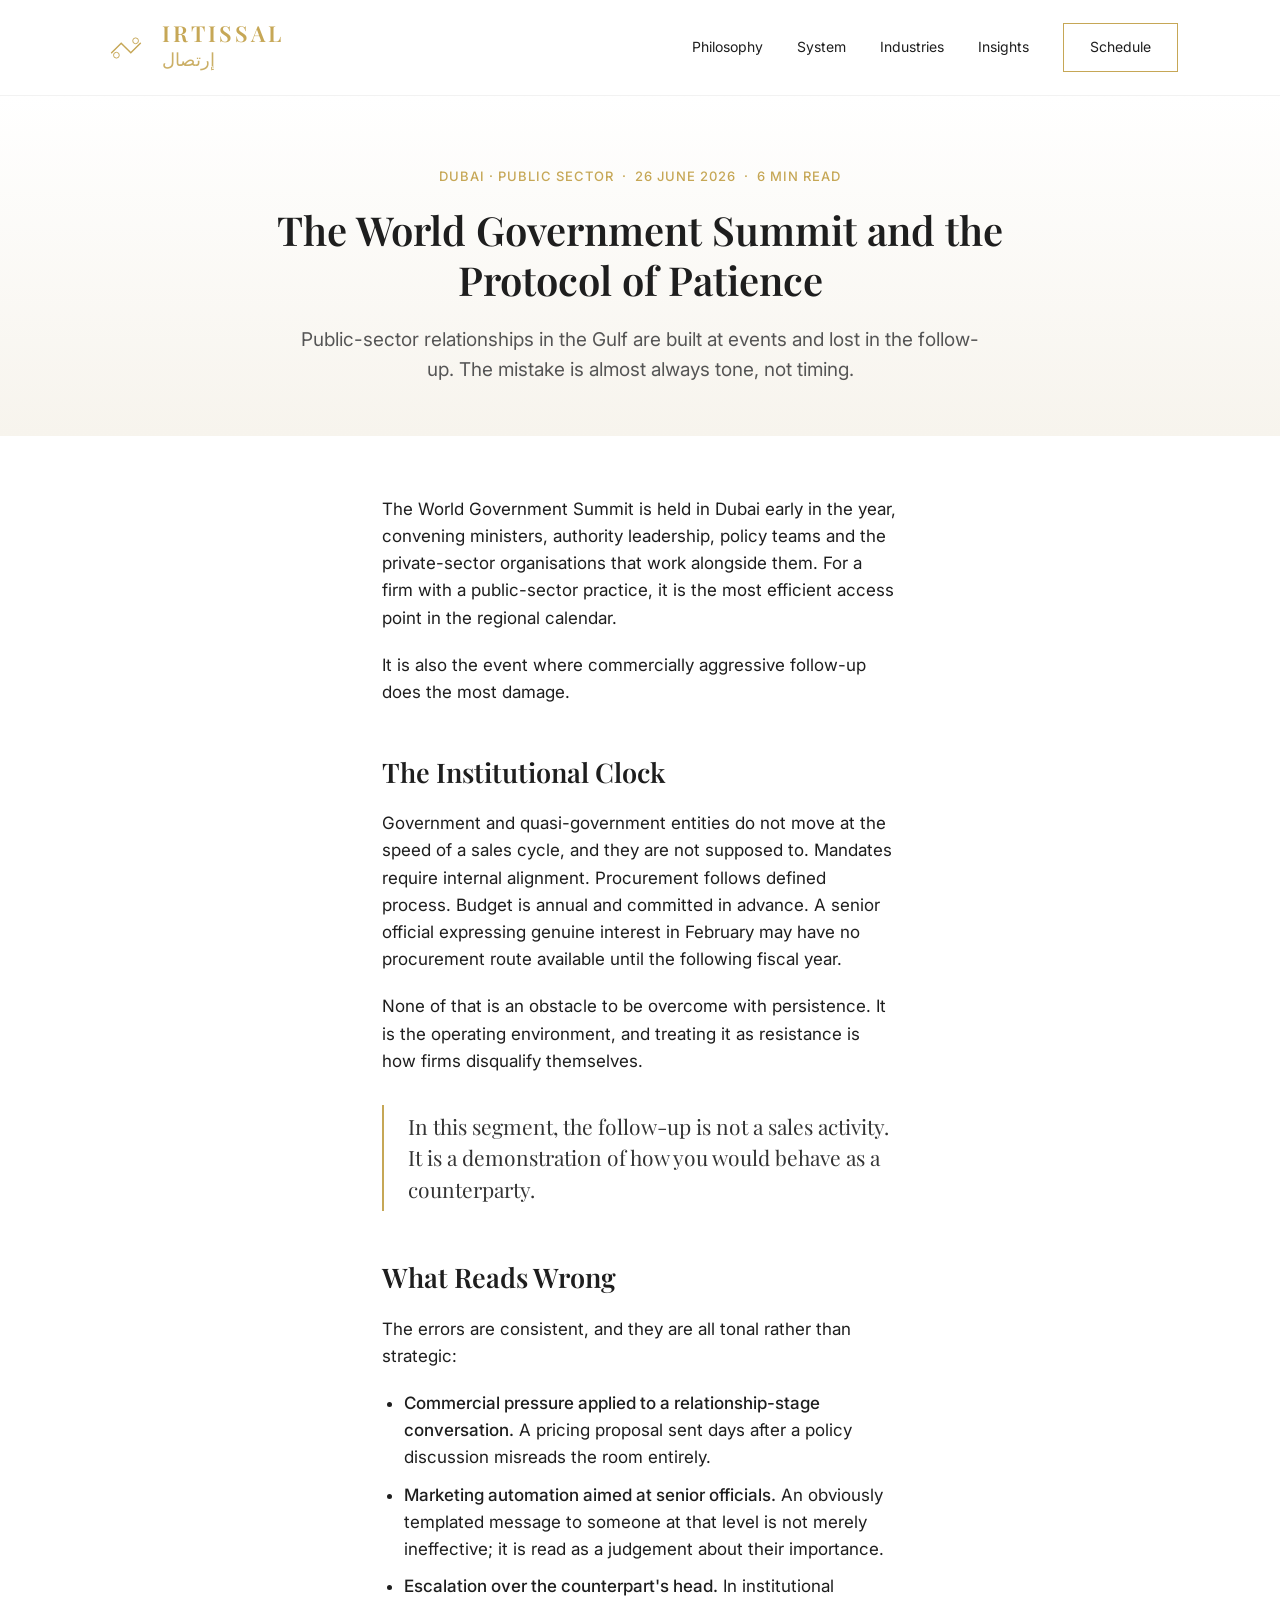
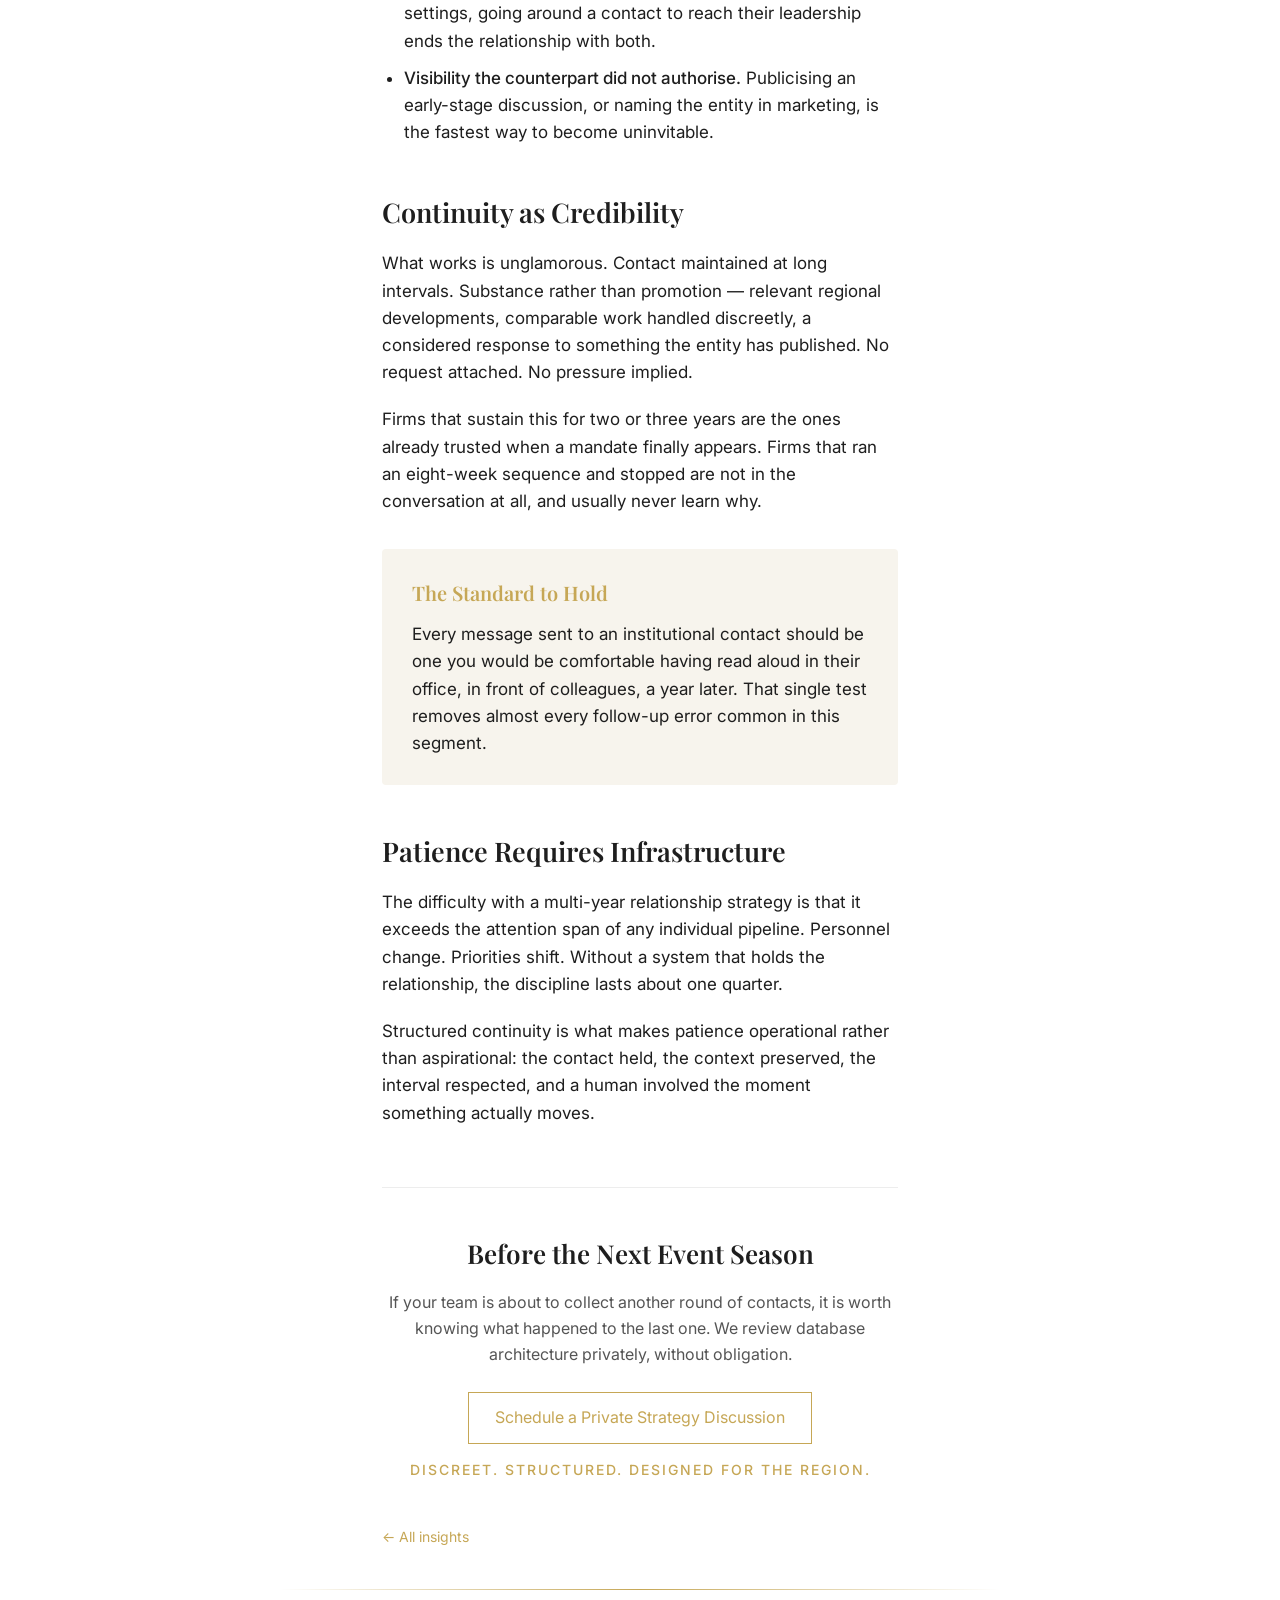
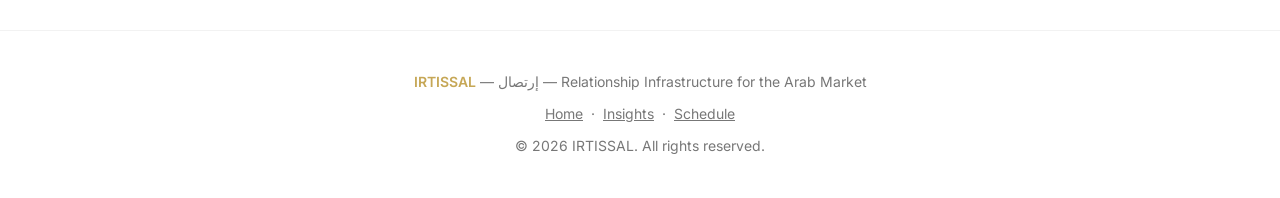
<file: blog/world-government-summit-protocol-of-patience.html>
<!DOCTYPE html>
<html lang="en">
<head>
<meta charset="UTF-8">
<meta name="viewport" content="width=device-width, initial-scale=1.0">
<title>IRTISSAL | The World Government Summit and the Protocol of Patience</title>
<meta name="description" content="Public-sector relationships in the Gulf are built at events and lost in the follow-up. The mistake is almost always tone, not timing.">
<link href="https://fonts.googleapis.com/css2?family=Playfair+Display:wght@500;600&family=Inter:wght@300;400;500&display=swap" rel="stylesheet">
<link rel="stylesheet" href="blog.css">
</head>

<body>

<div class="nav">
    <div class="logo">
        <a href="../index.html" style="text-decoration:none; display:flex; align-items:center; gap:12px;">
            <svg width="48" height="48" viewBox="0 0 100 100">
                <path d="M20 60 L40 40 L60 60 L80 40" stroke="var(--gold)" stroke-width="3" fill="none" stroke-linecap="round"/>
                <circle cx="30" cy="65" r="6" stroke="var(--gold)" stroke-width="2" fill="none"/>
                <circle cx="70" cy="35" r="6" stroke="var(--gold)" stroke-width="2" fill="none"/>
            </svg>
            <div style="display:flex; flex-direction:column; align-items:flex-start;">
                <span style="font-family:'Playfair Display', serif; font-weight:600; letter-spacing:3px; font-size:22px; color:var(--gold); line-height:1.2;">IRTISSAL</span>
                <span style="font-family:'Arial', sans-serif; font-weight:400; font-size:18px; color:var(--gold); opacity:0.9;">إرتصال</span>
            </div>
        </a>
    </div>
    <div>
        <a href="../index.html#philosophy">Philosophy</a>
        <a href="../index.html#system">System</a>
        <a href="../index.html#industries">Industries</a>
        <a href="index.html">Insights</a>
        <a href="https://calendly.com/irtissal/new-meeting" target="_blank" rel="noopener noreferrer" class="btn-primary">Schedule</a>
    </div>
</div>

<header class="article-head">
    <div class="post-meta">Dubai · Public Sector &nbsp;·&nbsp; <time datetime="2026-06-26">26 June 2026</time> &nbsp;·&nbsp; 6 min read</div>
    <h1>The World Government Summit and the Protocol of Patience</h1>
    <p class="standfirst">Public-sector relationships in the Gulf are built at events and lost in the follow-up. The mistake is almost always tone, not timing.</p>
</header>

<article>
<p>The World Government Summit is held in Dubai early in the year, convening ministers, authority leadership, policy teams and the private-sector organisations that work alongside them. For a firm with a public-sector practice, it is the most efficient access point in the regional calendar.</p>

<p>It is also the event where commercially aggressive follow-up does the most damage.</p>

<h2>The Institutional Clock</h2>

<p>Government and quasi-government entities do not move at the speed of a sales cycle, and they are not supposed to. Mandates require internal alignment. Procurement follows defined process. Budget is annual and committed in advance. A senior official expressing genuine interest in February may have no procurement route available until the following fiscal year.</p>

<p>None of that is an obstacle to be overcome with persistence. It is the operating environment, and treating it as resistance is how firms disqualify themselves.</p>

<blockquote>In this segment, the follow-up is not a sales activity. It is a demonstration of how you would behave as a counterparty.</blockquote>

<h2>What Reads Wrong</h2>

<p>The errors are consistent, and they are all tonal rather than strategic:</p>

<ul>
    <li><strong>Commercial pressure applied to a relationship-stage conversation.</strong> A pricing proposal sent days after a policy discussion misreads the room entirely.</li>
    <li><strong>Marketing automation aimed at senior officials.</strong> An obviously templated message to someone at that level is not merely ineffective; it is read as a judgement about their importance.</li>
    <li><strong>Escalation over the counterpart's head.</strong> In institutional settings, going around a contact to reach their leadership ends the relationship with both.</li>
    <li><strong>Visibility the counterpart did not authorise.</strong> Publicising an early-stage discussion, or naming the entity in marketing, is the fastest way to become uninvitable.</li>
</ul>

<h2>Continuity as Credibility</h2>

<p>What works is unglamorous. Contact maintained at long intervals. Substance rather than promotion — relevant regional developments, comparable work handled discreetly, a considered response to something the entity has published. No request attached. No pressure implied.</p>

<p>Firms that sustain this for two or three years are the ones already trusted when a mandate finally appears. Firms that ran an eight-week sequence and stopped are not in the conversation at all, and usually never learn why.</p>

<div class="pull-card">
    <h3>The Standard to Hold</h3>
    <p>Every message sent to an institutional contact should be one you would be comfortable having read aloud in their office, in front of colleagues, a year later. That single test removes almost every follow-up error common in this segment.</p>
</div>

<h2>Patience Requires Infrastructure</h2>

<p>The difficulty with a multi-year relationship strategy is that it exceeds the attention span of any individual pipeline. Personnel change. Priorities shift. Without a system that holds the relationship, the discipline lasts about one quarter.</p>

<p>Structured continuity is what makes patience operational rather than aspirational: the contact held, the context preserved, the interval respected, and a human involved the moment something actually moves.</p>
</article>

<div class="article-cta">
    <div class="inner">
        <h2>Before the Next Event Season</h2>
        <p>If your team is about to collect another round of contacts, it is worth knowing what happened to the last one. We review database architecture privately, without obligation.</p>
        <a href="https://calendly.com/irtissal/new-meeting" target="_blank" rel="noopener noreferrer" class="btn-primary">Schedule a Private Strategy Discussion</a>
        <div class="subtle" style="margin-top:15px;">Discreet. Structured. Designed for the Region.</div>
    </div>
</div>

<a class="back-link" href="index.html">&larr; All insights</a>

<div class="divider" style="max-width:720px; margin-left:auto; margin-right:auto;"></div>

<footer>
    <div style="margin-bottom:10px;">
        <span style="color:var(--gold); font-weight:600;">IRTISSAL</span> — إرتصال — Relationship Infrastructure for the Arab Market
    </div>
    <div style="margin-bottom:10px;">
        <a href="../index.html">Home</a> &nbsp;·&nbsp; <a href="index.html">Insights</a> &nbsp;·&nbsp; <a href="https://calendly.com/irtissal/new-meeting" target="_blank" rel="noopener noreferrer">Schedule</a>
    </div>
    <div>© 2026 IRTISSAL. All rights reserved.</div>
</footer>

</body>
</html>
</file>
<file: blog/blog.css>
/* IRTISSAL — shared blog styles. Tokens mirror index.html. */

:root {
    --gold: #C6A756;
    --light-gold: #E8D8B0;
    --sand: #F7F4ED;
    --text: #1E1E1E;
}

* {
    margin: 0;
    padding: 0;
    box-sizing: border-box;
}

body {
    font-family: 'Inter', sans-serif;
    color: var(--text);
    background: #ffffff;
    line-height: 1.6;
}

h1, h2, h3 {
    font-family: 'Playfair Display', serif;
    font-weight: 600;
}

section {
    padding: 70px 8%;
}

.container {
    max-width: 1200px;
    margin: auto;
}

.nav {
    display: flex;
    justify-content: space-between;
    align-items: center;
    padding: 20px 8%;
    border-bottom: 1px solid rgba(0,0,0,0.05);
}

.nav a {
    text-decoration: none;
    color: var(--text);
    margin-left: 30px;
    font-size: 14px;
}

.nav a:hover {
    color: var(--gold);
}

.nav .logo a {
    margin-left: 0;
}

.btn-primary {
    padding: 12px 26px;
    border: 1px solid var(--gold);
    color: var(--gold);
    text-decoration: none;
    transition: 0.3s;
    display: inline-block;
}

.btn-primary:hover {
    background: var(--gold);
    color: #fff;
}

.subtle {
    color: var(--gold);
    font-size: 14px;
    letter-spacing: 2px;
    margin-bottom: 15px;
    text-transform: uppercase;
    font-weight: 500;
}

.band {
    background: var(--sand);
}

.center {
    text-align: center;
}

.divider {
    height: 1px;
    background: linear-gradient(to right, transparent, var(--gold), transparent);
    margin: 40px 0;
}

footer {
    padding: 40px 8%;
    text-align: center;
    border-top: 1px solid rgba(0,0,0,0.05);
    font-size: 14px;
    color: #777;
}

footer a {
    color: #777;
}

/* ---------- Blog index ---------- */

.blog-hero {
    text-align: center;
    padding-top: 60px;
    padding-bottom: 60px;
    background: linear-gradient(to bottom, #fff, var(--sand));
}

.blog-hero h1 {
    font-size: 42px;
    margin-bottom: 20px;
    line-height: 1.2;
}

.blog-hero p {
    font-size: 18px;
    max-width: 700px;
    margin: 0 auto;
    color: #555;
}

.post-list {
    max-width: 820px;
    margin: auto;
}

.post-item {
    display: block;
    text-decoration: none;
    color: inherit;
    padding: 32px 0;
    border-bottom: 1px solid rgba(0,0,0,0.07);
    transition: 0.3s;
}

.post-item:first-child {
    padding-top: 0;
}

.post-item:hover h2 {
    color: var(--gold);
}

.post-meta {
    font-size: 13px;
    letter-spacing: 1px;
    text-transform: uppercase;
    color: var(--gold);
    font-weight: 500;
    margin-bottom: 10px;
}

.post-item h2 {
    font-size: 26px;
    margin-bottom: 12px;
    transition: 0.3s;
    line-height: 1.3;
}

.post-item p {
    color: #555;
}

.post-read {
    display: inline-block;
    margin-top: 14px;
    font-size: 14px;
    color: var(--gold);
}

/* ---------- Article ---------- */

.article-head {
    text-align: center;
    padding: 70px 8% 50px;
    background: linear-gradient(to bottom, #fff, var(--sand));
}

.article-head h1 {
    font-size: 40px;
    line-height: 1.25;
    max-width: 820px;
    margin: 0 auto 20px;
}

.article-head .post-meta {
    margin-bottom: 18px;
}

.article-head .standfirst {
    font-size: 19px;
    color: #555;
    max-width: 700px;
    margin: auto;
}

article {
    max-width: 720px;
    margin: auto;
    padding: 60px 8% 20px;
}

article h2 {
    font-size: 27px;
    margin: 45px 0 16px;
}

article h3 {
    font-size: 20px;
    color: var(--gold);
    margin: 32px 0 12px;
}

article p {
    margin-bottom: 20px;
    font-size: 17px;
}

article ul {
    margin: 0 0 22px 22px;
}

article li {
    margin-bottom: 10px;
    font-size: 17px;
}

article strong {
    font-weight: 500;
}

article blockquote {
    border-left: 2px solid var(--gold);
    padding: 6px 0 6px 24px;
    margin: 30px 0;
    font-family: 'Playfair Display', serif;
    font-size: 21px;
    line-height: 1.5;
    color: #333;
}

.pull-card {
    background: var(--sand);
    border-radius: 4px;
    padding: 28px 30px;
    margin: 34px 0;
}

.pull-card h3 {
    margin-top: 0;
}

.pull-card p:last-child,
.pull-card ul:last-child {
    margin-bottom: 0;
}

.article-cta {
    max-width: 720px;
    margin: 20px auto 0;
    padding: 0 8%;
    text-align: center;
}

.article-cta .inner {
    border-top: 1px solid rgba(0,0,0,0.07);
    padding-top: 45px;
}

.article-cta h2 {
    font-size: 26px;
    margin-bottom: 16px;
}

.article-cta p {
    color: #555;
    margin-bottom: 25px;
}

.back-link {
    display: block;
    max-width: 720px;
    margin: 45px auto 0;
    padding: 0 8%;
    font-size: 14px;
    color: var(--gold);
    text-decoration: none;
}

.back-link:hover {
    text-decoration: underline;
}

@media (max-width: 768px) {
    .nav {
        flex-direction: column;
        gap: 15px;
    }

    .nav a {
        margin: 0 10px;
    }

    .blog-hero h1 {
        font-size: 32px;
    }

    .article-head h1 {
        font-size: 30px;
    }

    .article-head {
        padding-top: 50px;
    }

    section {
        padding: 50px 5%;
    }

    article {
        padding: 45px 5% 20px;
    }
}
</file>
